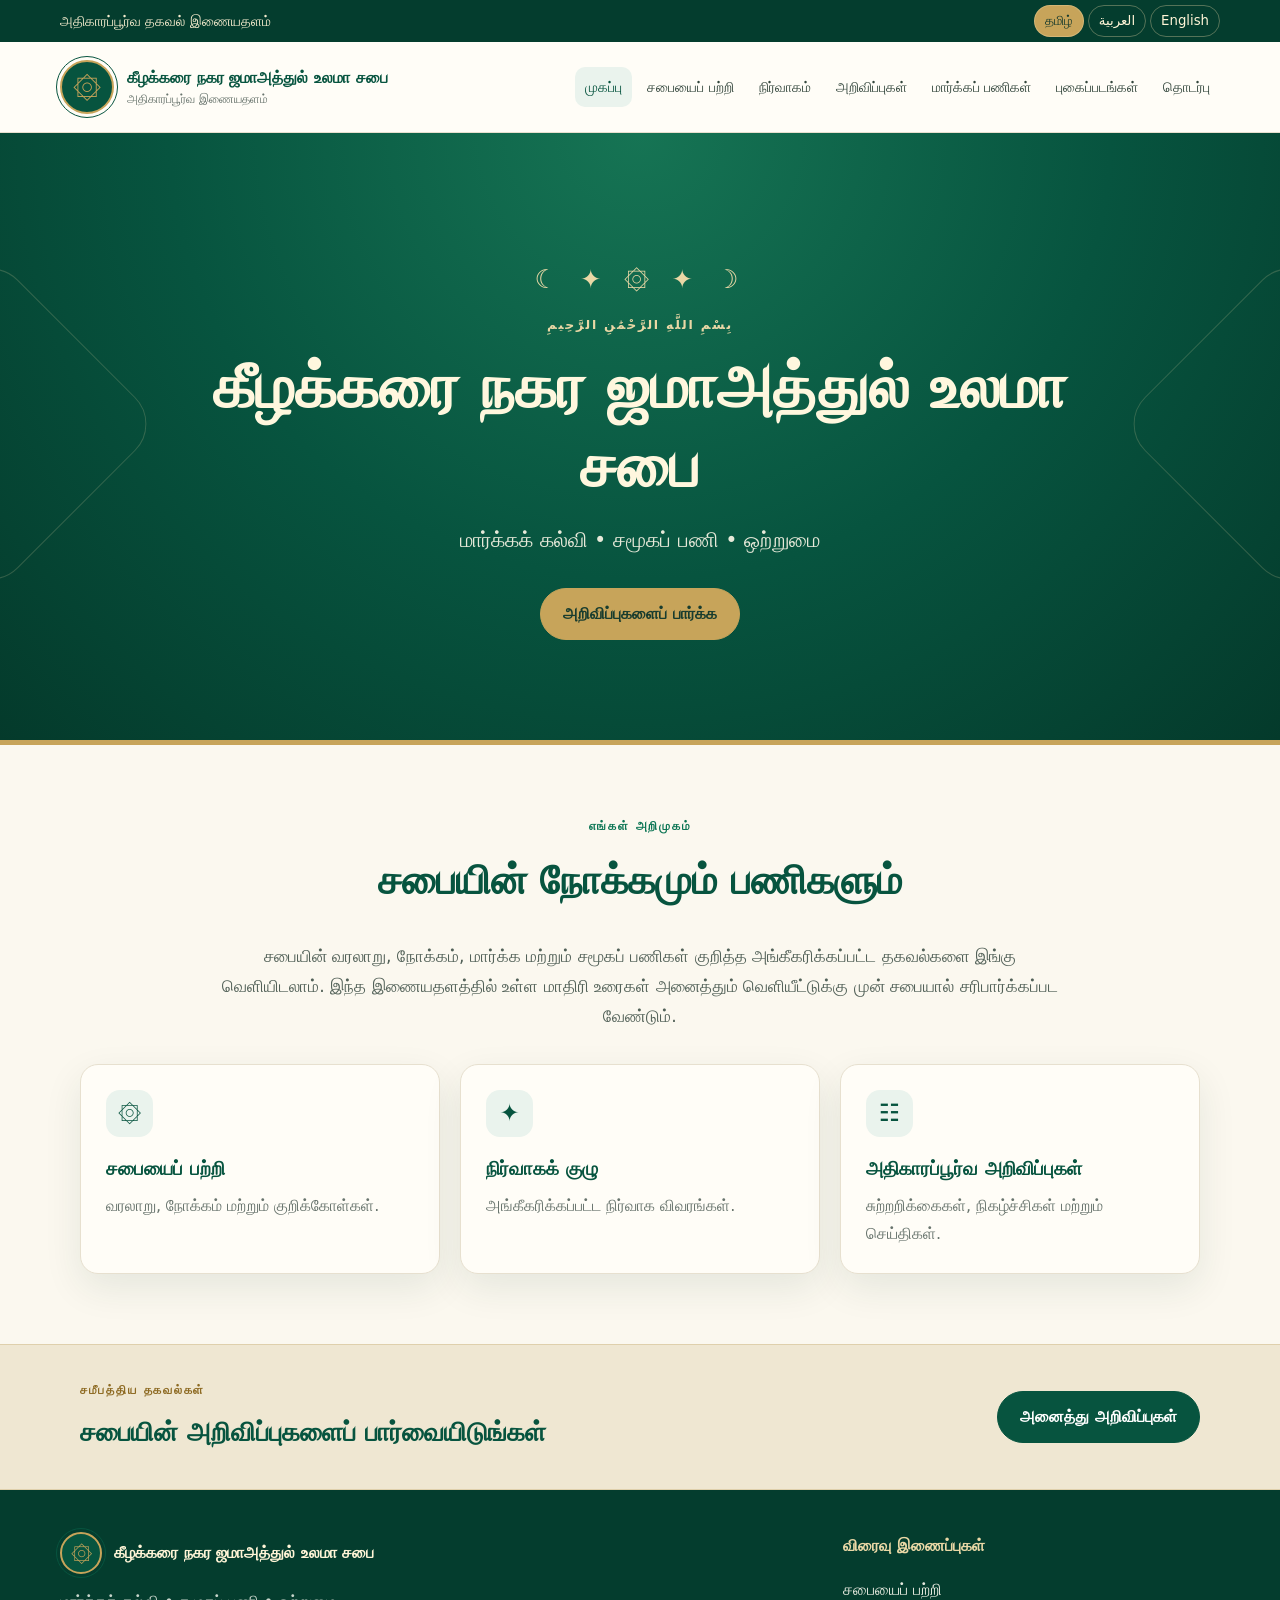
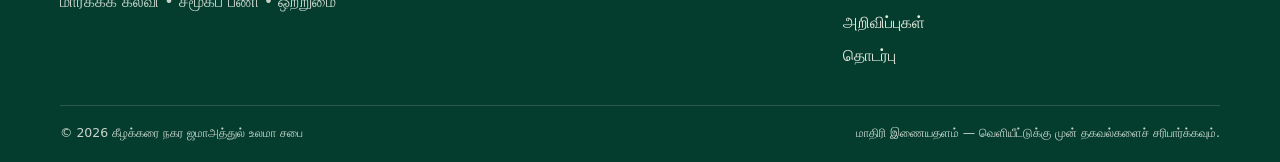
<file: index.html>
<!doctype html>
<html lang="ta" dir="ltr">
<head>
  <meta charset="utf-8">
  <meta name="viewport" content="width=device-width, initial-scale=1">
  <meta name="description" content="கீழக்கரை நகர ஜமாஅத்துல் உலமா சபையின் அதிகாரப்பூர்வ தகவல் இணையதளம்.">
  <meta name="theme-color" content="#07543f">
  <title>முகப்பு | கீழக்கரை நகர ஜமாஅத்துல் உலமா சபை</title>
  <link rel="stylesheet" href="assets/style.css">
  <script src="assets/site.js" defer></script>
</head>
<body data-current-page="home">
  <div class="topline"><div class="container topline-inner"><span data-ta="அதிகாரப்பூர்வ தகவல் இணையதளம்" data-en="Official information website" data-ar="الموقع الرسمي للمعلومات">அதிகாரப்பூர்வ தகவல் இணையதளம்</span><div class="language-switch" aria-label="Language selector"><button data-language="ta" aria-pressed="true">தமிழ்</button><button data-language="ar" aria-pressed="false">العربية</button><button data-language="en" aria-pressed="false">English</button></div></div></div>
  <header class="site-header"><div class="container header-inner">
    <a class="brand" href="index.html" aria-label="Home"><div class="brand-mark" aria-hidden="true">۞</div><div class="brand-text"><strong data-ta="கீழக்கரை நகர ஜமாஅத்துல் உலமா சபை" data-en="Kilakarai Town Jamaathul Ulama Sabha" data-ar="مجلس علماء جماعة كيلكاراي المدينة">கீழக்கரை நகர ஜமாஅத்துல் உலமா சபை</strong><span data-ta="அதிகாரப்பூர்வ இணையதளம்" data-en="Official Website" data-ar="الموقع الرسمي">அதிகாரப்பூர்வ இணையதளம்</span></div></a>
    <button class="menu-toggle" aria-expanded="false" aria-controls="mainNav" aria-label="Toggle navigation">☰</button>
    <nav id="mainNav" class="main-nav"><a href="index.html" data-page="home" data-ta="முகப்பு" data-en="Home" data-ar="الرئيسية">முகப்பு</a>
<a href="about.html" data-page="about" data-ta="சபையைப் பற்றி" data-en="About" data-ar="عن المجلس">சபையைப் பற்றி</a>
<a href="administration.html" data-page="administration" data-ta="நிர்வாகம்" data-en="Administration" data-ar="الإدارة">நிர்வாகம்</a>
<a href="announcements.html" data-page="announcements" data-ta="அறிவிப்புகள்" data-en="Announcements" data-ar="الإعلانات">அறிவிப்புகள்</a>
<a href="activities.html" data-page="activities" data-ta="மார்க்கப் பணிகள்" data-en="Our Work" data-ar="الأنشطة">மார்க்கப் பணிகள்</a>
<a href="gallery.html" data-page="gallery" data-ta="புகைப்படங்கள்" data-en="Gallery" data-ar="المعرض">புகைப்படங்கள்</a>
<a href="contact.html" data-page="contact" data-ta="தொடர்பு" data-en="Contact" data-ar="اتصل بنا">தொடர்பு</a></nav>
  </div></header>
  <main>
<section class="hero">
  <div class="hero-ornament" aria-hidden="true">☾ ✦ ۞ ✦ ☽</div>
  <p class="eyebrow" data-ta="بِسْمِ اللَّهِ الرَّحْمَٰنِ الرَّحِيمِ" data-en="بِسْمِ اللَّهِ الرَّحْمَٰنِ الرَّحِيمِ" data-ar="بِسْمِ اللَّهِ الرَّحْمَٰنِ الرَّحِيمِ">بِسْمِ اللَّهِ الرَّحْمَٰنِ الرَّحِيمِ</p>
  <h1 data-ta="கீழக்கரை நகர ஜமாஅத்துல் உலமா சபை" data-en="Kilakarai Town Jamaathul Ulama Sabha" data-ar="مجلس علماء جماعة كيلكاراي المدينة">கீழக்கரை நகர ஜமாஅத்துல் உலமா சபை</h1>
  <p class="hero-copy" data-ta="மார்க்கக் கல்வி • சமூகப் பணி • ஒற்றுமை" data-en="Religious Learning • Community Service • Unity" data-ar="التعليم الديني • خدمة المجتمع • الوحدة">மார்க்கக் கல்வி • சமூகப் பணி • ஒற்றுமை</p>
  <a class="button" href="announcements.html" data-ta="அறிவிப்புகளைப் பார்க்க" data-en="View announcements" data-ar="عرض الإعلانات">அறிவிப்புகளைப் பார்க்க</a>
</section>
<section class="section">
  <div class="section-heading"><p class="eyebrow" data-ta="எங்கள் அறிமுகம்" data-en="WHO WE ARE" data-ar="من نحن">எங்கள் அறிமுகம்</p><h2 data-ta="சபையின் நோக்கமும் பணிகளும்" data-en="Our Purpose & Work" data-ar="رسالتنا وأعمالنا">சபையின் நோக்கமும் பணிகளும்</h2></div>
  <p class="lead" data-ta="சபையின் வரலாறு, நோக்கம், மார்க்க மற்றும் சமூகப் பணிகள் குறித்த அங்கீகரிக்கப்பட்ட தகவல்களை இங்கு வெளியிடலாம். இந்த இணையதளத்தில் உள்ள மாதிரி உரைகள் அனைத்தும் வெளியீட்டுக்கு முன் சபையால் சரிபார்க்கப்பட வேண்டும்." data-en="Use this space for approved information about the Sabha’s history, mission, religious learning and community work. All sample content on this starter website must be reviewed by the Sabha before publication." data-ar="يمكن هنا نشر معلومات معتمدة عن تاريخ المجلس ورسالته وأعماله الدينية والمجتمعية. يجب مراجعة جميع النصوص النموذجية من قبل المجلس قبل النشر.">சபையின் வரலாறு, நோக்கம், மார்க்க மற்றும் சமூகப் பணிகள் குறித்த அங்கீகரிக்கப்பட்ட தகவல்களை இங்கு வெளியிடலாம். இந்த இணையதளத்தில் உள்ள மாதிரி உரைகள் அனைத்தும் வெளியீட்டுக்கு முன் சபையால் சரிபார்க்கப்பட வேண்டும்.</p>
  <div class="card-grid">
    <a class="info-card" href="about.html"><span class="card-icon">۞</span><h3 data-ta="சபையைப் பற்றி" data-en="About the Sabha" data-ar="عن المجلس">சபையைப் பற்றி</h3><p data-ta="வரலாறு, நோக்கம் மற்றும் குறிக்கோள்கள்." data-en="History, mission and objectives." data-ar="التاريخ والرسالة والأهداف.">வரலாறு, நோக்கம் மற்றும் குறிக்கோள்கள்.</p></a>
    <a class="info-card" href="administration.html"><span class="card-icon">✦</span><h3 data-ta="நிர்வாகக் குழு" data-en="Administration" data-ar="الإدارة">நிர்வாகக் குழு</h3><p data-ta="அங்கீகரிக்கப்பட்ட நிர்வாக விவரங்கள்." data-en="Approved office-bearer information." data-ar="معلومات المسؤولين المعتمدة.">அங்கீகரிக்கப்பட்ட நிர்வாக விவரங்கள்.</p></a>
    <a class="info-card" href="announcements.html"><span class="card-icon">☷</span><h3 data-ta="அதிகாரப்பூர்வ அறிவிப்புகள்" data-en="Official Announcements" data-ar="الإعلانات الرسمية">அதிகாரப்பூர்வ அறிவிப்புகள்</h3><p data-ta="சுற்றறிக்கைகள், நிகழ்ச்சிகள் மற்றும் செய்திகள்." data-en="Circulars, events and news." data-ar="التعاميم والفعاليات والأخبار.">சுற்றறிக்கைகள், நிகழ்ச்சிகள் மற்றும் செய்திகள்.</p></a>
  </div>
</section>
<section class="notice-band"><div><p class="eyebrow" data-ta="சமீபத்திய தகவல்கள்" data-en="LATEST UPDATES" data-ar="آخر التحديثات">சமீபத்திய தகவல்கள்</p><h2 data-ta="சபையின் அறிவிப்புகளைப் பார்வையிடுங்கள்" data-en="Stay informed with Sabha announcements" data-ar="تابعوا إعلانات المجلس">சபையின் அறிவிப்புகளைப் பார்வையிடுங்கள்</h2></div><a class="button button-light" href="announcements.html" data-ta="அனைத்து அறிவிப்புகள்" data-en="All announcements" data-ar="جميع الإعلانات">அனைத்து அறிவிப்புகள்</a></section>
</main>
  <footer class="site-footer"><div class="container footer-grid"><div><div class="footer-brand"><span class="brand-mark">۞</span><strong data-ta="கீழக்கரை நகர ஜமாஅத்துல் உலமா சபை" data-en="Kilakarai Town Jamaathul Ulama Sabha" data-ar="مجلس علماء جماعة كيلكاراي المدينة">கீழக்கரை நகர ஜமாஅத்துல் உலமா சபை</strong></div><p data-ta="மார்க்கக் கல்வி • சமூகப் பணி • ஒற்றுமை" data-en="Religious Learning • Community Service • Unity" data-ar="التعليم الديني • خدمة المجتمع • الوحدة">மார்க்கக் கல்வி • சமூகப் பணி • ஒற்றுமை</p></div><div><h3 data-ta="விரைவு இணைப்புகள்" data-en="Quick links" data-ar="روابط سريعة">விரைவு இணைப்புகள்</h3><a href="about.html" data-ta="சபையைப் பற்றி" data-en="About" data-ar="عن المجلس">சபையைப் பற்றி</a><a href="announcements.html" data-ta="அறிவிப்புகள்" data-en="Announcements" data-ar="الإعلانات">அறிவிப்புகள்</a><a href="contact.html" data-ta="தொடர்பு" data-en="Contact" data-ar="اتصل بنا">தொடர்பு</a></div></div><div class="container footer-bottom"><span>© <span id="year"></span> <span data-ta="கீழக்கரை நகர ஜமாஅத்துல் உலமா சபை" data-en="Kilakarai Town Jamaathul Ulama Sabha" data-ar="مجلس علماء جماعة كيلكاراي المدينة">கீழக்கரை நகர ஜமாஅத்துல் உலமா சபை</span></span><span data-ta="மாதிரி இணையதளம் — வெளியீட்டுக்கு முன் தகவல்களைச் சரிபார்க்கவும்." data-en="Starter website — verify content before publishing." data-ar="موقع أولي — تحققوا من المحتوى قبل النشر.">மாதிரி இணையதளம் — வெளியீட்டுக்கு முன் தகவல்களைச் சரிபார்க்கவும்.</span></div></footer>
</body></html>
</file>
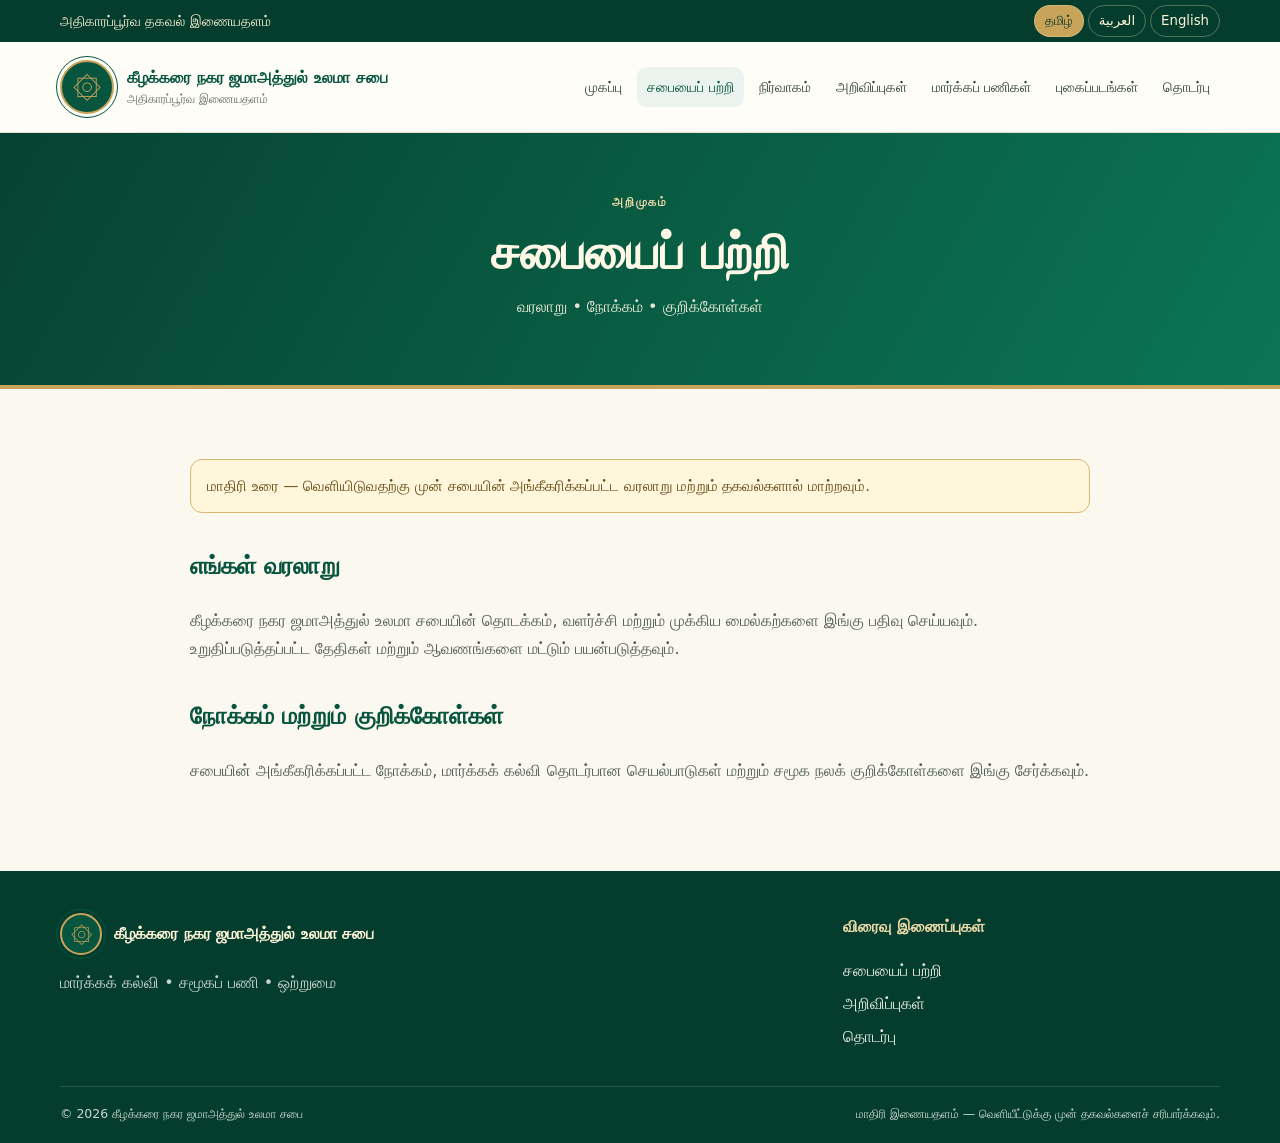
<file: about.html>
<!doctype html>
<html lang="ta" dir="ltr">
<head>
  <meta charset="utf-8">
  <meta name="viewport" content="width=device-width, initial-scale=1">
  <meta name="description" content="கீழக்கரை நகர ஜமாஅத்துல் உலமா சபையின் அதிகாரப்பூர்வ தகவல் இணையதளம்.">
  <meta name="theme-color" content="#07543f">
  <title>சபையைப் பற்றி | கீழக்கரை நகர ஜமாஅத்துல் உலமா சபை</title>
  <link rel="stylesheet" href="assets/style.css">
  <script src="assets/site.js" defer></script>
</head>
<body data-current-page="about">
  <div class="topline"><div class="container topline-inner"><span data-ta="அதிகாரப்பூர்வ தகவல் இணையதளம்" data-en="Official information website" data-ar="الموقع الرسمي للمعلومات">அதிகாரப்பூர்வ தகவல் இணையதளம்</span><div class="language-switch" aria-label="Language selector"><button data-language="ta" aria-pressed="true">தமிழ்</button><button data-language="ar" aria-pressed="false">العربية</button><button data-language="en" aria-pressed="false">English</button></div></div></div>
  <header class="site-header"><div class="container header-inner">
    <a class="brand" href="index.html" aria-label="Home"><div class="brand-mark" aria-hidden="true">۞</div><div class="brand-text"><strong data-ta="கீழக்கரை நகர ஜமாஅத்துல் உலமா சபை" data-en="Kilakarai Town Jamaathul Ulama Sabha" data-ar="مجلس علماء جماعة كيلكاراي المدينة">கீழக்கரை நகர ஜமாஅத்துல் உலமா சபை</strong><span data-ta="அதிகாரப்பூர்வ இணையதளம்" data-en="Official Website" data-ar="الموقع الرسمي">அதிகாரப்பூர்வ இணையதளம்</span></div></a>
    <button class="menu-toggle" aria-expanded="false" aria-controls="mainNav" aria-label="Toggle navigation">☰</button>
    <nav id="mainNav" class="main-nav"><a href="index.html" data-page="home" data-ta="முகப்பு" data-en="Home" data-ar="الرئيسية">முகப்பு</a>
<a href="about.html" data-page="about" data-ta="சபையைப் பற்றி" data-en="About" data-ar="عن المجلس">சபையைப் பற்றி</a>
<a href="administration.html" data-page="administration" data-ta="நிர்வாகம்" data-en="Administration" data-ar="الإدارة">நிர்வாகம்</a>
<a href="announcements.html" data-page="announcements" data-ta="அறிவிப்புகள்" data-en="Announcements" data-ar="الإعلانات">அறிவிப்புகள்</a>
<a href="activities.html" data-page="activities" data-ta="மார்க்கப் பணிகள்" data-en="Our Work" data-ar="الأنشطة">மார்க்கப் பணிகள்</a>
<a href="gallery.html" data-page="gallery" data-ta="புகைப்படங்கள்" data-en="Gallery" data-ar="المعرض">புகைப்படங்கள்</a>
<a href="contact.html" data-page="contact" data-ta="தொடர்பு" data-en="Contact" data-ar="اتصل بنا">தொடர்பு</a></nav>
  </div></header>
  <main>
<section class="page-hero"><p class="eyebrow" data-ta="அறிமுகம்" data-en="INTRODUCTION" data-ar="مقدمة">அறிமுகம்</p><h1 data-ta="சபையைப் பற்றி" data-en="About the Sabha" data-ar="عن المجلس">சபையைப் பற்றி</h1><p data-ta="வரலாறு • நோக்கம் • குறிக்கோள்கள்" data-en="History • Mission • Objectives" data-ar="التاريخ • الرسالة • الأهداف">வரலாறு • நோக்கம் • குறிக்கோள்கள்</p></section>
<section class="section prose"><div class="sample-alert" data-ta="மாதிரி உரை — வெளியிடுவதற்கு முன் சபையின் அங்கீகரிக்கப்பட்ட வரலாறு மற்றும் தகவல்களால் மாற்றவும்." data-en="SAMPLE TEXT — Replace with the Sabha’s approved history and information before publishing." data-ar="نص نموذجي — يُرجى استبداله بتاريخ ومعلومات معتمدة من المجلس قبل النشر.">மாதிரி உரை — வெளியிடுவதற்கு முன் சபையின் அங்கீகரிக்கப்பட்ட வரலாறு மற்றும் தகவல்களால் மாற்றவும்.</div>
<h2 data-ta="எங்கள் வரலாறு" data-en="Our History" data-ar="تاريخنا">எங்கள் வரலாறு</h2><p data-ta="கீழக்கரை நகர ஜமாஅத்துல் உலமா சபையின் தொடக்கம், வளர்ச்சி மற்றும் முக்கிய மைல்கற்களை இங்கு பதிவு செய்யவும். உறுதிப்படுத்தப்பட்ட தேதிகள் மற்றும் ஆவணங்களை மட்டும் பயன்படுத்தவும்." data-en="Add the Sabha’s beginnings, development and key milestones here. Include only verified dates and documented facts." data-ar="أضيفوا هنا نشأة المجلس وتطوره وأبرز محطاته، مع استخدام التواريخ والحقائق الموثقة فقط.">கீழக்கரை நகர ஜமாஅத்துல் உலமா சபையின் தொடக்கம், வளர்ச்சி மற்றும் முக்கிய மைல்கற்களை இங்கு பதிவு செய்யவும். உறுதிப்படுத்தப்பட்ட தேதிகள் மற்றும் ஆவணங்களை மட்டும் பயன்படுத்தவும்.</p>
<h2 data-ta="நோக்கம் மற்றும் குறிக்கோள்கள்" data-en="Mission and Objectives" data-ar="الرسالة والأهداف">நோக்கம் மற்றும் குறிக்கோள்கள்</h2><p data-ta="சபையின் அங்கீகரிக்கப்பட்ட நோக்கம், மார்க்கக் கல்வி தொடர்பான செயல்பாடுகள் மற்றும் சமூக நலக் குறிக்கோள்களை இங்கு சேர்க்கவும்." data-en="Describe the Sabha’s approved mission, religious education activities and community objectives." data-ar="أضيفوا رسالة المجلس المعتمدة وأنشطته التعليمية الدينية وأهدافه المجتمعية.">சபையின் அங்கீகரிக்கப்பட்ட நோக்கம், மார்க்கக் கல்வி தொடர்பான செயல்பாடுகள் மற்றும் சமூக நலக் குறிக்கோள்களை இங்கு சேர்க்கவும்.</p>
</section>
</main>
  <footer class="site-footer"><div class="container footer-grid"><div><div class="footer-brand"><span class="brand-mark">۞</span><strong data-ta="கீழக்கரை நகர ஜமாஅத்துல் உலமா சபை" data-en="Kilakarai Town Jamaathul Ulama Sabha" data-ar="مجلس علماء جماعة كيلكاراي المدينة">கீழக்கரை நகர ஜமாஅத்துல் உலமா சபை</strong></div><p data-ta="மார்க்கக் கல்வி • சமூகப் பணி • ஒற்றுமை" data-en="Religious Learning • Community Service • Unity" data-ar="التعليم الديني • خدمة المجتمع • الوحدة">மார்க்கக் கல்வி • சமூகப் பணி • ஒற்றுமை</p></div><div><h3 data-ta="விரைவு இணைப்புகள்" data-en="Quick links" data-ar="روابط سريعة">விரைவு இணைப்புகள்</h3><a href="about.html" data-ta="சபையைப் பற்றி" data-en="About" data-ar="عن المجلس">சபையைப் பற்றி</a><a href="announcements.html" data-ta="அறிவிப்புகள்" data-en="Announcements" data-ar="الإعلانات">அறிவிப்புகள்</a><a href="contact.html" data-ta="தொடர்பு" data-en="Contact" data-ar="اتصل بنا">தொடர்பு</a></div></div><div class="container footer-bottom"><span>© <span id="year"></span> <span data-ta="கீழக்கரை நகர ஜமாஅத்துல் உலமா சபை" data-en="Kilakarai Town Jamaathul Ulama Sabha" data-ar="مجلس علماء جماعة كيلكاراي المدينة">கீழக்கரை நகர ஜமாஅத்துல் உலமா சபை</span></span><span data-ta="மாதிரி இணையதளம் — வெளியீட்டுக்கு முன் தகவல்களைச் சரிபார்க்கவும்." data-en="Starter website — verify content before publishing." data-ar="موقع أولي — تحققوا من المحتوى قبل النشر.">மாதிரி இணையதளம் — வெளியீட்டுக்கு முன் தகவல்களைச் சரிபார்க்கவும்.</span></div></footer>
</body></html>
</file>
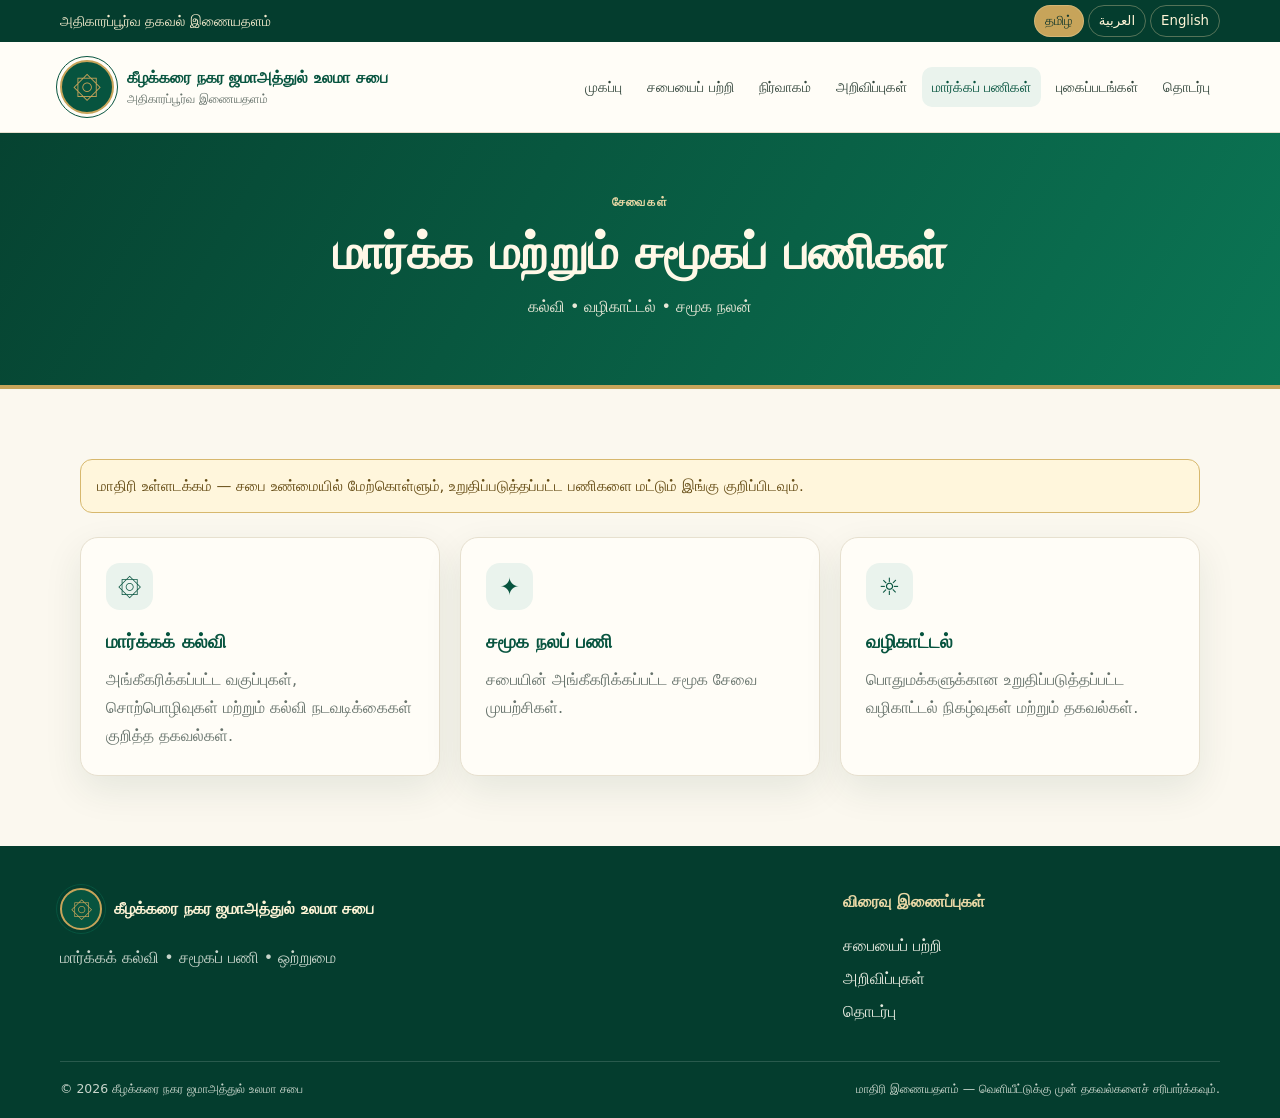
<file: activities.html>
<!doctype html>
<html lang="ta" dir="ltr">
<head>
  <meta charset="utf-8">
  <meta name="viewport" content="width=device-width, initial-scale=1">
  <meta name="description" content="கீழக்கரை நகர ஜமாஅத்துல் உலமா சபையின் அதிகாரப்பூர்வ தகவல் இணையதளம்.">
  <meta name="theme-color" content="#07543f">
  <title>மார்க்கப் பணிகள் | கீழக்கரை நகர ஜமாஅத்துல் உலமா சபை</title>
  <link rel="stylesheet" href="assets/style.css">
  <script src="assets/site.js" defer></script>
</head>
<body data-current-page="activities">
  <div class="topline"><div class="container topline-inner"><span data-ta="அதிகாரப்பூர்வ தகவல் இணையதளம்" data-en="Official information website" data-ar="الموقع الرسمي للمعلومات">அதிகாரப்பூர்வ தகவல் இணையதளம்</span><div class="language-switch" aria-label="Language selector"><button data-language="ta" aria-pressed="true">தமிழ்</button><button data-language="ar" aria-pressed="false">العربية</button><button data-language="en" aria-pressed="false">English</button></div></div></div>
  <header class="site-header"><div class="container header-inner">
    <a class="brand" href="index.html" aria-label="Home"><div class="brand-mark" aria-hidden="true">۞</div><div class="brand-text"><strong data-ta="கீழக்கரை நகர ஜமாஅத்துல் உலமா சபை" data-en="Kilakarai Town Jamaathul Ulama Sabha" data-ar="مجلس علماء جماعة كيلكاراي المدينة">கீழக்கரை நகர ஜமாஅத்துல் உலமா சபை</strong><span data-ta="அதிகாரப்பூர்வ இணையதளம்" data-en="Official Website" data-ar="الموقع الرسمي">அதிகாரப்பூர்வ இணையதளம்</span></div></a>
    <button class="menu-toggle" aria-expanded="false" aria-controls="mainNav" aria-label="Toggle navigation">☰</button>
    <nav id="mainNav" class="main-nav"><a href="index.html" data-page="home" data-ta="முகப்பு" data-en="Home" data-ar="الرئيسية">முகப்பு</a>
<a href="about.html" data-page="about" data-ta="சபையைப் பற்றி" data-en="About" data-ar="عن المجلس">சபையைப் பற்றி</a>
<a href="administration.html" data-page="administration" data-ta="நிர்வாகம்" data-en="Administration" data-ar="الإدارة">நிர்வாகம்</a>
<a href="announcements.html" data-page="announcements" data-ta="அறிவிப்புகள்" data-en="Announcements" data-ar="الإعلانات">அறிவிப்புகள்</a>
<a href="activities.html" data-page="activities" data-ta="மார்க்கப் பணிகள்" data-en="Our Work" data-ar="الأنشطة">மார்க்கப் பணிகள்</a>
<a href="gallery.html" data-page="gallery" data-ta="புகைப்படங்கள்" data-en="Gallery" data-ar="المعرض">புகைப்படங்கள்</a>
<a href="contact.html" data-page="contact" data-ta="தொடர்பு" data-en="Contact" data-ar="اتصل بنا">தொடர்பு</a></nav>
  </div></header>
  <main>
<section class="page-hero"><p class="eyebrow" data-ta="சேவைகள்" data-en="OUR WORK" data-ar="أعمالنا">சேவைகள்</p><h1 data-ta="மார்க்க மற்றும் சமூகப் பணிகள்" data-en="Religious & Community Work" data-ar="الأنشطة الدعوية والمجتمعية">மார்க்க மற்றும் சமூகப் பணிகள்</h1><p data-ta="கல்வி • வழிகாட்டல் • சமூக நலன்" data-en="Learning • Guidance • Community welfare" data-ar="التعليم • التوجيه • رعاية المجتمع">கல்வி • வழிகாட்டல் • சமூக நலன்</p></section>
<section class="section"><div class="sample-alert" data-ta="மாதிரி உள்ளடக்கம் — சபை உண்மையில் மேற்கொள்ளும், உறுதிப்படுத்தப்பட்ட பணிகளை மட்டும் இங்கு குறிப்பிடவும்." data-en="SAMPLE CONTENT — List only activities that the Sabha actually conducts and has verified." data-ar="محتوى نموذجي — اذكروا فقط الأنشطة التي يقوم بها المجلس فعليًا وتم التحقق منها.">மாதிரி உள்ளடக்கம் — சபை உண்மையில் மேற்கொள்ளும், உறுதிப்படுத்தப்பட்ட பணிகளை மட்டும் இங்கு குறிப்பிடவும்.</div>
<div class="card-grid"><article class="info-card"><span class="card-icon">۞</span><h3 data-ta="மார்க்கக் கல்வி" data-en="Religious learning" data-ar="التعليم الديني">மார்க்கக் கல்வி</h3><p data-ta="அங்கீகரிக்கப்பட்ட வகுப்புகள், சொற்பொழிவுகள் மற்றும் கல்வி நடவடிக்கைகள் குறித்த தகவல்கள்." data-en="Information about approved classes, talks and educational activities." data-ar="معلومات عن الدروس والمحاضرات والأنشطة التعليمية المعتمدة.">அங்கீகரிக்கப்பட்ட வகுப்புகள், சொற்பொழிவுகள் மற்றும் கல்வி நடவடிக்கைகள் குறித்த தகவல்கள்.</p></article>
<article class="info-card"><span class="card-icon">✦</span><h3 data-ta="சமூக நலப் பணி" data-en="Community welfare" data-ar="خدمة المجتمع">சமூக நலப் பணி</h3><p data-ta="சபையின் அங்கீகரிக்கப்பட்ட சமூக சேவை முயற்சிகள்." data-en="Approved community-service initiatives of the Sabha." data-ar="مبادرات خدمة المجتمع المعتمدة لدى المجلس.">சபையின் அங்கீகரிக்கப்பட்ட சமூக சேவை முயற்சிகள்.</p></article>
<article class="info-card"><span class="card-icon">☼</span><h3 data-ta="வழிகாட்டல்" data-en="Guidance" data-ar="الإرشاد">வழிகாட்டல்</h3><p data-ta="பொதுமக்களுக்கான உறுதிப்படுத்தப்பட்ட வழிகாட்டல் நிகழ்வுகள் மற்றும் தகவல்கள்." data-en="Verified guidance events and information for the public." data-ar="فعاليات ومعلومات إرشادية موثقة للجمهور.">பொதுமக்களுக்கான உறுதிப்படுத்தப்பட்ட வழிகாட்டல் நிகழ்வுகள் மற்றும் தகவல்கள்.</p></article></div></section>
</main>
  <footer class="site-footer"><div class="container footer-grid"><div><div class="footer-brand"><span class="brand-mark">۞</span><strong data-ta="கீழக்கரை நகர ஜமாஅத்துல் உலமா சபை" data-en="Kilakarai Town Jamaathul Ulama Sabha" data-ar="مجلس علماء جماعة كيلكاراي المدينة">கீழக்கரை நகர ஜமாஅத்துல் உலமா சபை</strong></div><p data-ta="மார்க்கக் கல்வி • சமூகப் பணி • ஒற்றுமை" data-en="Religious Learning • Community Service • Unity" data-ar="التعليم الديني • خدمة المجتمع • الوحدة">மார்க்கக் கல்வி • சமூகப் பணி • ஒற்றுமை</p></div><div><h3 data-ta="விரைவு இணைப்புகள்" data-en="Quick links" data-ar="روابط سريعة">விரைவு இணைப்புகள்</h3><a href="about.html" data-ta="சபையைப் பற்றி" data-en="About" data-ar="عن المجلس">சபையைப் பற்றி</a><a href="announcements.html" data-ta="அறிவிப்புகள்" data-en="Announcements" data-ar="الإعلانات">அறிவிப்புகள்</a><a href="contact.html" data-ta="தொடர்பு" data-en="Contact" data-ar="اتصل بنا">தொடர்பு</a></div></div><div class="container footer-bottom"><span>© <span id="year"></span> <span data-ta="கீழக்கரை நகர ஜமாஅத்துல் உலமா சபை" data-en="Kilakarai Town Jamaathul Ulama Sabha" data-ar="مجلس علماء جماعة كيلكاراي المدينة">கீழக்கரை நகர ஜமாஅத்துல் உலமா சபை</span></span><span data-ta="மாதிரி இணையதளம் — வெளியீட்டுக்கு முன் தகவல்களைச் சரிபார்க்கவும்." data-en="Starter website — verify content before publishing." data-ar="موقع أولي — تحققوا من المحتوى قبل النشر.">மாதிரி இணையதளம் — வெளியீட்டுக்கு முன் தகவல்களைச் சரிபார்க்கவும்.</span></div></footer>
</body></html>
</file>
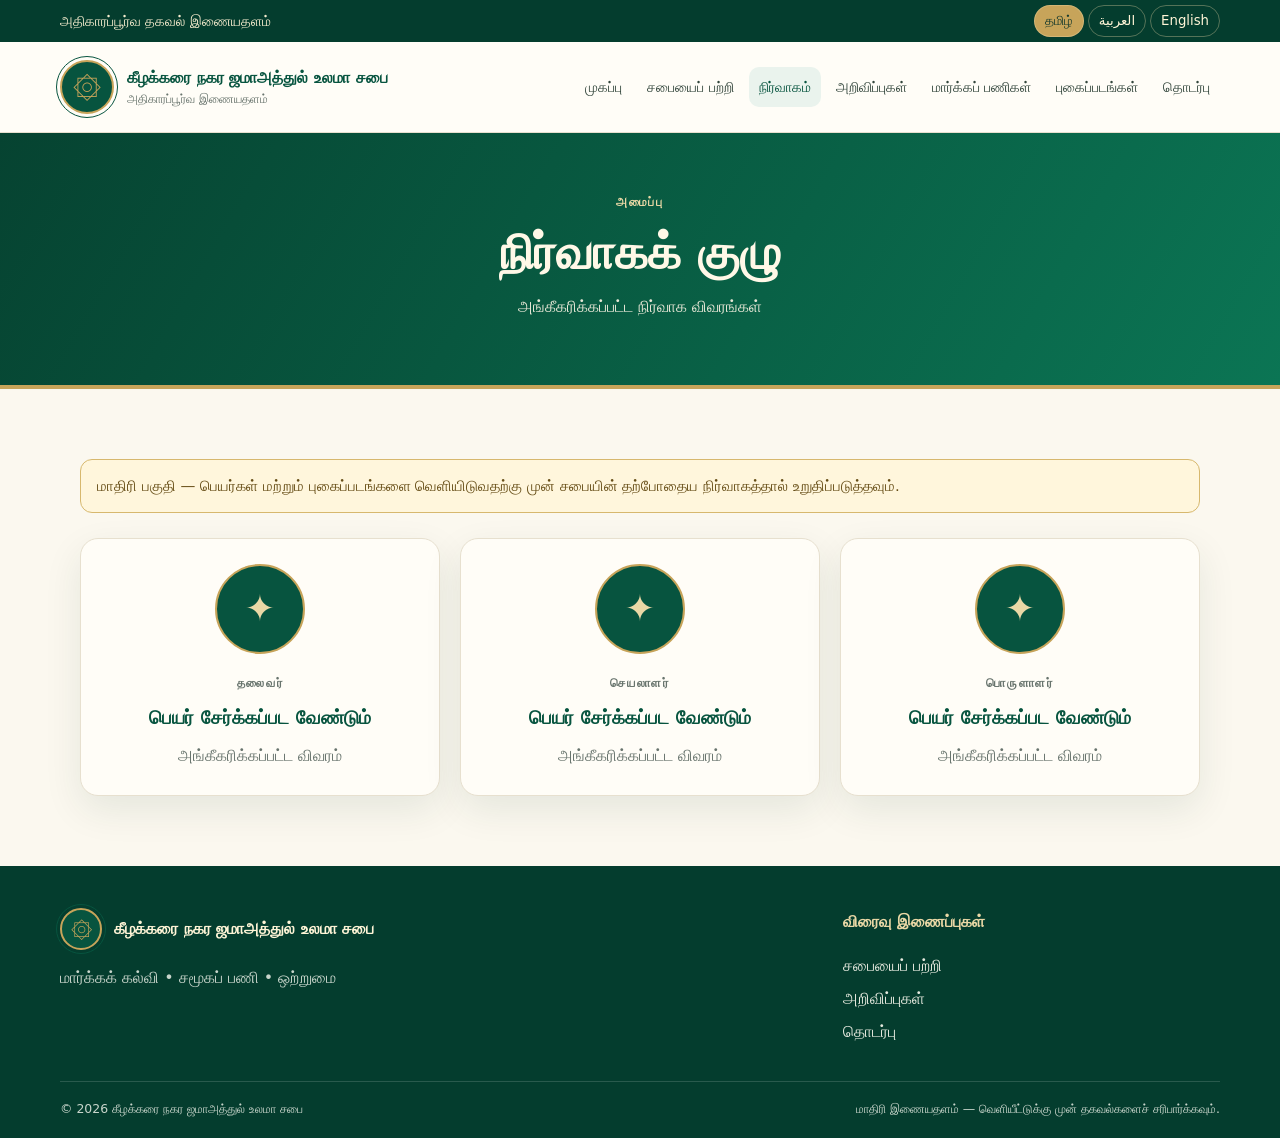
<file: administration.html>
<!doctype html>
<html lang="ta" dir="ltr">
<head>
  <meta charset="utf-8">
  <meta name="viewport" content="width=device-width, initial-scale=1">
  <meta name="description" content="கீழக்கரை நகர ஜமாஅத்துல் உலமா சபையின் அதிகாரப்பூர்வ தகவல் இணையதளம்.">
  <meta name="theme-color" content="#07543f">
  <title>நிர்வாகம் | கீழக்கரை நகர ஜமாஅத்துல் உலமா சபை</title>
  <link rel="stylesheet" href="assets/style.css">
  <script src="assets/site.js" defer></script>
</head>
<body data-current-page="administration">
  <div class="topline"><div class="container topline-inner"><span data-ta="அதிகாரப்பூர்வ தகவல் இணையதளம்" data-en="Official information website" data-ar="الموقع الرسمي للمعلومات">அதிகாரப்பூர்வ தகவல் இணையதளம்</span><div class="language-switch" aria-label="Language selector"><button data-language="ta" aria-pressed="true">தமிழ்</button><button data-language="ar" aria-pressed="false">العربية</button><button data-language="en" aria-pressed="false">English</button></div></div></div>
  <header class="site-header"><div class="container header-inner">
    <a class="brand" href="index.html" aria-label="Home"><div class="brand-mark" aria-hidden="true">۞</div><div class="brand-text"><strong data-ta="கீழக்கரை நகர ஜமாஅத்துல் உலமா சபை" data-en="Kilakarai Town Jamaathul Ulama Sabha" data-ar="مجلس علماء جماعة كيلكاراي المدينة">கீழக்கரை நகர ஜமாஅத்துல் உலமா சபை</strong><span data-ta="அதிகாரப்பூர்வ இணையதளம்" data-en="Official Website" data-ar="الموقع الرسمي">அதிகாரப்பூர்வ இணையதளம்</span></div></a>
    <button class="menu-toggle" aria-expanded="false" aria-controls="mainNav" aria-label="Toggle navigation">☰</button>
    <nav id="mainNav" class="main-nav"><a href="index.html" data-page="home" data-ta="முகப்பு" data-en="Home" data-ar="الرئيسية">முகப்பு</a>
<a href="about.html" data-page="about" data-ta="சபையைப் பற்றி" data-en="About" data-ar="عن المجلس">சபையைப் பற்றி</a>
<a href="administration.html" data-page="administration" data-ta="நிர்வாகம்" data-en="Administration" data-ar="الإدارة">நிர்வாகம்</a>
<a href="announcements.html" data-page="announcements" data-ta="அறிவிப்புகள்" data-en="Announcements" data-ar="الإعلانات">அறிவிப்புகள்</a>
<a href="activities.html" data-page="activities" data-ta="மார்க்கப் பணிகள்" data-en="Our Work" data-ar="الأنشطة">மார்க்கப் பணிகள்</a>
<a href="gallery.html" data-page="gallery" data-ta="புகைப்படங்கள்" data-en="Gallery" data-ar="المعرض">புகைப்படங்கள்</a>
<a href="contact.html" data-page="contact" data-ta="தொடர்பு" data-en="Contact" data-ar="اتصل بنا">தொடர்பு</a></nav>
  </div></header>
  <main>
<section class="page-hero"><p class="eyebrow" data-ta="அமைப்பு" data-en="ORGANIZATION" data-ar="الهيكل التنظيمي">அமைப்பு</p><h1 data-ta="நிர்வாகக் குழு" data-en="Administration" data-ar="الإدارة">நிர்வாகக் குழு</h1><p data-ta="அங்கீகரிக்கப்பட்ட நிர்வாக விவரங்கள்" data-en="Approved office-bearer information" data-ar="معلومات المسؤولين المعتمدة">அங்கீகரிக்கப்பட்ட நிர்வாக விவரங்கள்</p></section>
<section class="section"><div class="sample-alert" data-ta="மாதிரி பகுதி — பெயர்கள் மற்றும் புகைப்படங்களை வெளியிடுவதற்கு முன் சபையின் தற்போதைய நிர்வாகத்தால் உறுதிப்படுத்தவும்." data-en="SAMPLE SECTION — Confirm current names and photos with the Sabha before publishing." data-ar="قسم نموذجي — يرجى تأكيد الأسماء والصور مع إدارة المجلس الحالية قبل النشر.">மாதிரி பகுதி — பெயர்கள் மற்றும் புகைப்படங்களை வெளியிடுவதற்கு முன் சபையின் தற்போதைய நிர்வாகத்தால் உறுதிப்படுத்தவும்.</div>
<div class="card-grid leaders">
<article class="leader-card"><div class="leader-avatar">✦</div><p class="eyebrow" data-ta="தலைவர்" data-en="President" data-ar="الرئيس">தலைவர்</p><h3 data-ta="பெயர் சேர்க்கப்பட வேண்டும்" data-en="Name to be added" data-ar="يُضاف الاسم هنا">பெயர் சேர்க்கப்பட வேண்டும்</h3><p data-ta="அங்கீகரிக்கப்பட்ட விவரம்" data-en="Approved profile details" data-ar="تفاصيل معتمدة">அங்கீகரிக்கப்பட்ட விவரம்</p></article>
<article class="leader-card"><div class="leader-avatar">✦</div><p class="eyebrow" data-ta="செயலாளர்" data-en="Secretary" data-ar="الأمين">செயலாளர்</p><h3 data-ta="பெயர் சேர்க்கப்பட வேண்டும்" data-en="Name to be added" data-ar="يُضاف الاسم هنا">பெயர் சேர்க்கப்பட வேண்டும்</h3><p data-ta="அங்கீகரிக்கப்பட்ட விவரம்" data-en="Approved profile details" data-ar="تفاصيل معتمدة">அங்கீகரிக்கப்பட்ட விவரம்</p></article>
<article class="leader-card"><div class="leader-avatar">✦</div><p class="eyebrow" data-ta="பொருளாளர்" data-en="Treasurer" data-ar="أمين الصندوق">பொருளாளர்</p><h3 data-ta="பெயர் சேர்க்கப்பட வேண்டும்" data-en="Name to be added" data-ar="يُضاف الاسم هنا">பெயர் சேர்க்கப்பட வேண்டும்</h3><p data-ta="அங்கீகரிக்கப்பட்ட விவரம்" data-en="Approved profile details" data-ar="تفاصيل معتمدة">அங்கீகரிக்கப்பட்ட விவரம்</p></article>
</div></section>
</main>
  <footer class="site-footer"><div class="container footer-grid"><div><div class="footer-brand"><span class="brand-mark">۞</span><strong data-ta="கீழக்கரை நகர ஜமாஅத்துல் உலமா சபை" data-en="Kilakarai Town Jamaathul Ulama Sabha" data-ar="مجلس علماء جماعة كيلكاراي المدينة">கீழக்கரை நகர ஜமாஅத்துல் உலமா சபை</strong></div><p data-ta="மார்க்கக் கல்வி • சமூகப் பணி • ஒற்றுமை" data-en="Religious Learning • Community Service • Unity" data-ar="التعليم الديني • خدمة المجتمع • الوحدة">மார்க்கக் கல்வி • சமூகப் பணி • ஒற்றுமை</p></div><div><h3 data-ta="விரைவு இணைப்புகள்" data-en="Quick links" data-ar="روابط سريعة">விரைவு இணைப்புகள்</h3><a href="about.html" data-ta="சபையைப் பற்றி" data-en="About" data-ar="عن المجلس">சபையைப் பற்றி</a><a href="announcements.html" data-ta="அறிவிப்புகள்" data-en="Announcements" data-ar="الإعلانات">அறிவிப்புகள்</a><a href="contact.html" data-ta="தொடர்பு" data-en="Contact" data-ar="اتصل بنا">தொடர்பு</a></div></div><div class="container footer-bottom"><span>© <span id="year"></span> <span data-ta="கீழக்கரை நகர ஜமாஅத்துல் உலமா சபை" data-en="Kilakarai Town Jamaathul Ulama Sabha" data-ar="مجلس علماء جماعة كيلكاراي المدينة">கீழக்கரை நகர ஜமாஅத்துல் உலமா சபை</span></span><span data-ta="மாதிரி இணையதளம் — வெளியீட்டுக்கு முன் தகவல்களைச் சரிபார்க்கவும்." data-en="Starter website — verify content before publishing." data-ar="موقع أولي — تحققوا من المحتوى قبل النشر.">மாதிரி இணையதளம் — வெளியீட்டுக்கு முன் தகவல்களைச் சரிபார்க்கவும்.</span></div></footer>
</body></html>
</file>
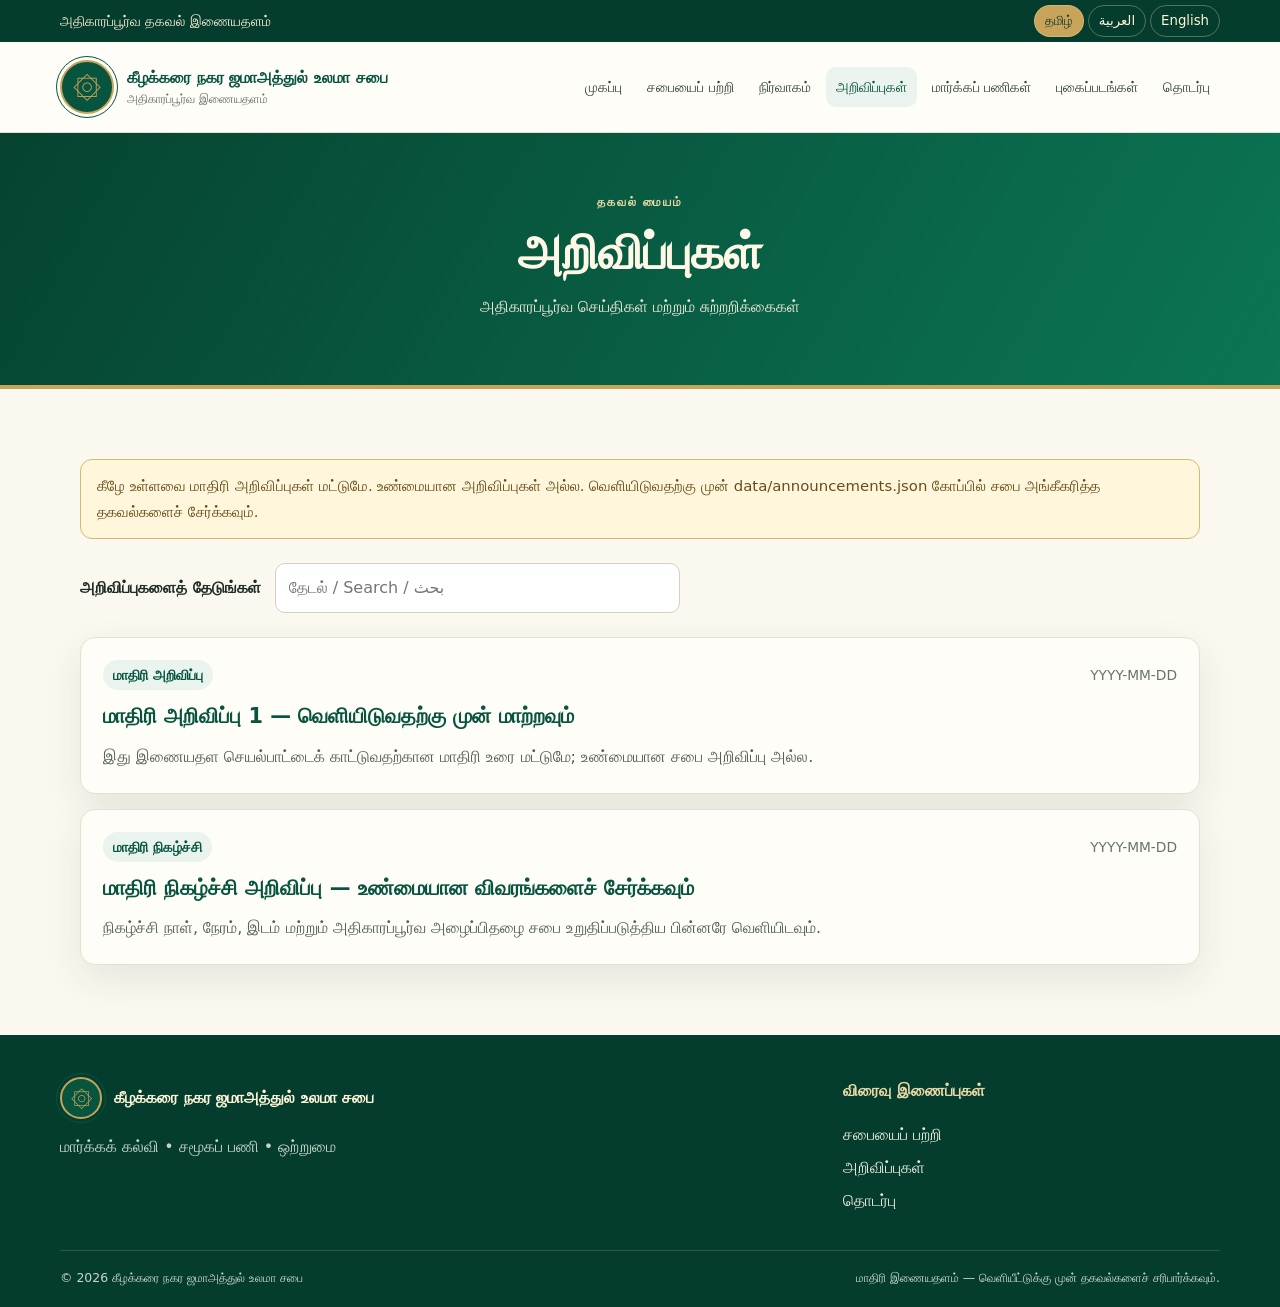
<file: announcements.html>
<!doctype html>
<html lang="ta" dir="ltr">
<head>
  <meta charset="utf-8">
  <meta name="viewport" content="width=device-width, initial-scale=1">
  <meta name="description" content="கீழக்கரை நகர ஜமாஅத்துல் உலமா சபையின் அதிகாரப்பூர்வ தகவல் இணையதளம்.">
  <meta name="theme-color" content="#07543f">
  <title>அறிவிப்புகள் | கீழக்கரை நகர ஜமாஅத்துல் உலமா சபை</title>
  <link rel="stylesheet" href="assets/style.css">
  <script src="assets/site.js" defer></script>
</head>
<body data-current-page="announcements">
  <div class="topline"><div class="container topline-inner"><span data-ta="அதிகாரப்பூர்வ தகவல் இணையதளம்" data-en="Official information website" data-ar="الموقع الرسمي للمعلومات">அதிகாரப்பூர்வ தகவல் இணையதளம்</span><div class="language-switch" aria-label="Language selector"><button data-language="ta" aria-pressed="true">தமிழ்</button><button data-language="ar" aria-pressed="false">العربية</button><button data-language="en" aria-pressed="false">English</button></div></div></div>
  <header class="site-header"><div class="container header-inner">
    <a class="brand" href="index.html" aria-label="Home"><div class="brand-mark" aria-hidden="true">۞</div><div class="brand-text"><strong data-ta="கீழக்கரை நகர ஜமாஅத்துல் உலமா சபை" data-en="Kilakarai Town Jamaathul Ulama Sabha" data-ar="مجلس علماء جماعة كيلكاراي المدينة">கீழக்கரை நகர ஜமாஅத்துல் உலமா சபை</strong><span data-ta="அதிகாரப்பூர்வ இணையதளம்" data-en="Official Website" data-ar="الموقع الرسمي">அதிகாரப்பூர்வ இணையதளம்</span></div></a>
    <button class="menu-toggle" aria-expanded="false" aria-controls="mainNav" aria-label="Toggle navigation">☰</button>
    <nav id="mainNav" class="main-nav"><a href="index.html" data-page="home" data-ta="முகப்பு" data-en="Home" data-ar="الرئيسية">முகப்பு</a>
<a href="about.html" data-page="about" data-ta="சபையைப் பற்றி" data-en="About" data-ar="عن المجلس">சபையைப் பற்றி</a>
<a href="administration.html" data-page="administration" data-ta="நிர்வாகம்" data-en="Administration" data-ar="الإدارة">நிர்வாகம்</a>
<a href="announcements.html" data-page="announcements" data-ta="அறிவிப்புகள்" data-en="Announcements" data-ar="الإعلانات">அறிவிப்புகள்</a>
<a href="activities.html" data-page="activities" data-ta="மார்க்கப் பணிகள்" data-en="Our Work" data-ar="الأنشطة">மார்க்கப் பணிகள்</a>
<a href="gallery.html" data-page="gallery" data-ta="புகைப்படங்கள்" data-en="Gallery" data-ar="المعرض">புகைப்படங்கள்</a>
<a href="contact.html" data-page="contact" data-ta="தொடர்பு" data-en="Contact" data-ar="اتصل بنا">தொடர்பு</a></nav>
  </div></header>
  <main>
<section class="page-hero"><p class="eyebrow" data-ta="தகவல் மையம்" data-en="INFORMATION CENTRE" data-ar="مركز المعلومات">தகவல் மையம்</p><h1 data-ta="அறிவிப்புகள்" data-en="Announcements" data-ar="الإعلانات">அறிவிப்புகள்</h1><p data-ta="அதிகாரப்பூர்வ செய்திகள் மற்றும் சுற்றறிக்கைகள்" data-en="Official news and circulars" data-ar="الأخبار والتعاميم الرسمية">அதிகாரப்பூர்வ செய்திகள் மற்றும் சுற்றறிக்கைகள்</p></section>
<section class="section"><div class="sample-alert" data-ta="கீழே உள்ளவை மாதிரி அறிவிப்புகள் மட்டுமே. உண்மையான அறிவிப்புகள் அல்ல. வெளியிடுவதற்கு முன் data/announcements.json கோப்பில் சபை அங்கீகரித்த தகவல்களைச் சேர்க்கவும்." data-en="The items below are sample notices only, not real announcements. Replace them with Sabha-approved content in data/announcements.json before publishing." data-ar="العناصر أدناه إعلانات نموذجية فقط وليست إعلانات حقيقية. استبدلوها بمحتوى معتمد من المجلس في ملف data/announcements.json قبل النشر.">கீழே உள்ளவை மாதிரி அறிவிப்புகள் மட்டுமே. உண்மையான அறிவிப்புகள் அல்ல. வெளியிடுவதற்கு முன் data/announcements.json கோப்பில் சபை அங்கீகரித்த தகவல்களைச் சேர்க்கவும்.</div>
<div class="announcement-tools"><label for="announcementSearch" data-ta="அறிவிப்புகளைத் தேடுங்கள்" data-en="Search announcements" data-ar="ابحث في الإعلانات">அறிவிப்புகளைத் தேடுங்கள்</label><input id="announcementSearch" type="search" placeholder="தேடல் / Search / بحث" autocomplete="off"></div>
<div id="announcementList" class="announcement-list" aria-live="polite"><p class="muted">அறிவிப்புகள் ஏற்றப்படுகின்றன…</p></div>
</section>
</main>
  <footer class="site-footer"><div class="container footer-grid"><div><div class="footer-brand"><span class="brand-mark">۞</span><strong data-ta="கீழக்கரை நகர ஜமாஅத்துல் உலமா சபை" data-en="Kilakarai Town Jamaathul Ulama Sabha" data-ar="مجلس علماء جماعة كيلكاراي المدينة">கீழக்கரை நகர ஜமாஅத்துல் உலமா சபை</strong></div><p data-ta="மார்க்கக் கல்வி • சமூகப் பணி • ஒற்றுமை" data-en="Religious Learning • Community Service • Unity" data-ar="التعليم الديني • خدمة المجتمع • الوحدة">மார்க்கக் கல்வி • சமூகப் பணி • ஒற்றுமை</p></div><div><h3 data-ta="விரைவு இணைப்புகள்" data-en="Quick links" data-ar="روابط سريعة">விரைவு இணைப்புகள்</h3><a href="about.html" data-ta="சபையைப் பற்றி" data-en="About" data-ar="عن المجلس">சபையைப் பற்றி</a><a href="announcements.html" data-ta="அறிவிப்புகள்" data-en="Announcements" data-ar="الإعلانات">அறிவிப்புகள்</a><a href="contact.html" data-ta="தொடர்பு" data-en="Contact" data-ar="اتصل بنا">தொடர்பு</a></div></div><div class="container footer-bottom"><span>© <span id="year"></span> <span data-ta="கீழக்கரை நகர ஜமாஅத்துல் உலமா சபை" data-en="Kilakarai Town Jamaathul Ulama Sabha" data-ar="مجلس علماء جماعة كيلكاراي المدينة">கீழக்கரை நகர ஜமாஅத்துல் உலமா சபை</span></span><span data-ta="மாதிரி இணையதளம் — வெளியீட்டுக்கு முன் தகவல்களைச் சரிபார்க்கவும்." data-en="Starter website — verify content before publishing." data-ar="موقع أولي — تحققوا من المحتوى قبل النشر.">மாதிரி இணையதளம் — வெளியீட்டுக்கு முன் தகவல்களைச் சரிபார்க்கவும்.</span></div></footer>
</body></html>
</file>
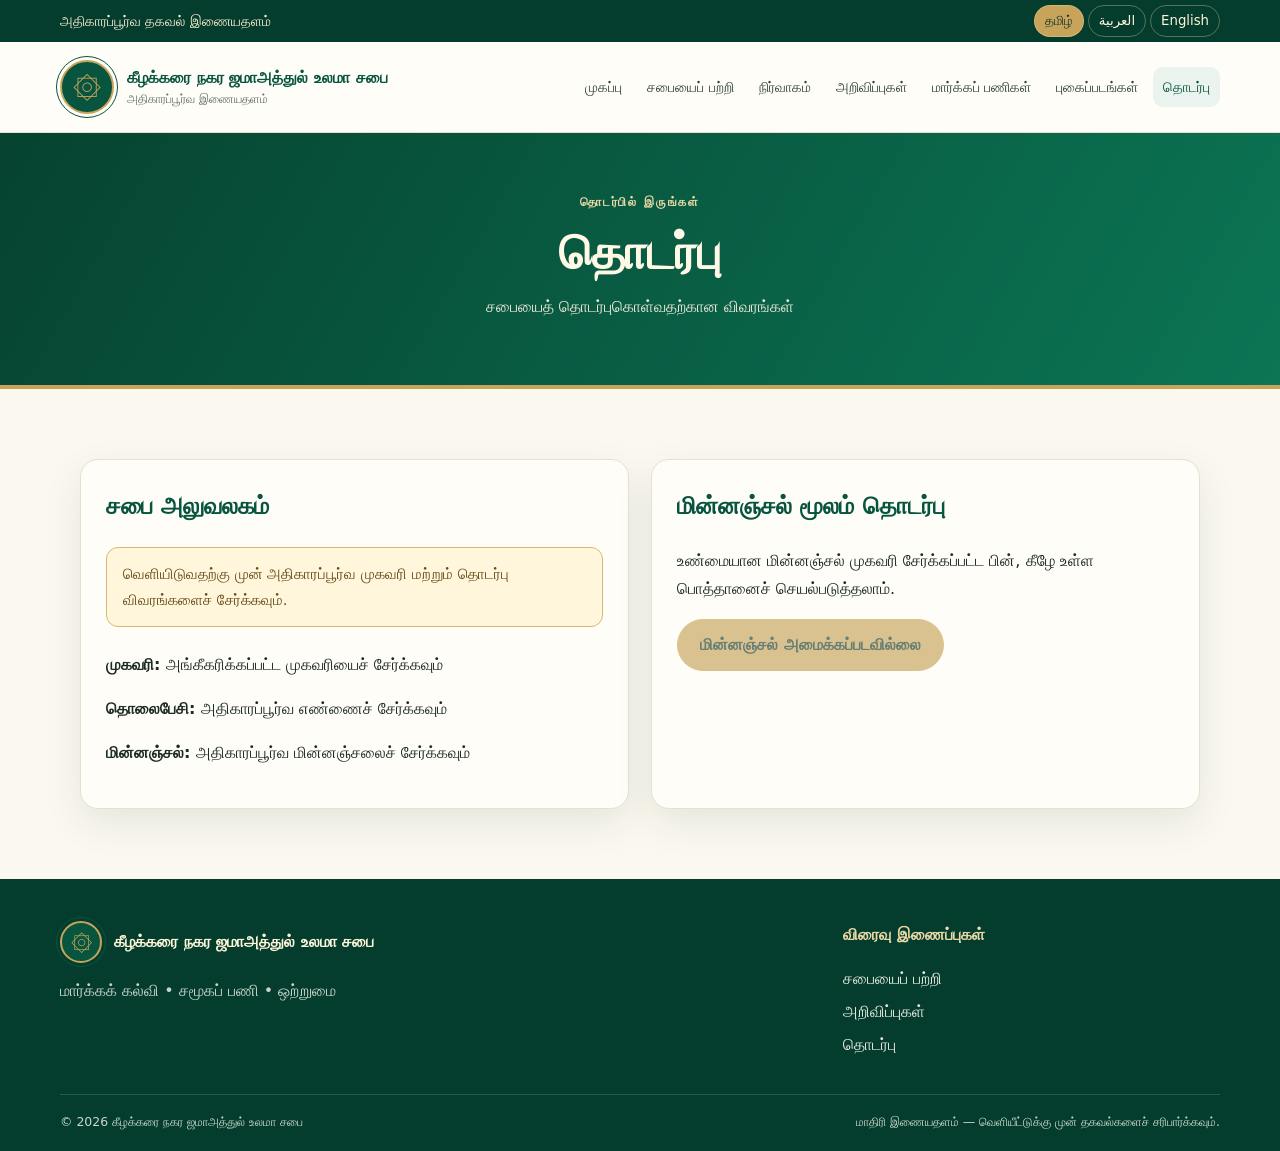
<file: contact.html>
<!doctype html>
<html lang="ta" dir="ltr">
<head>
  <meta charset="utf-8">
  <meta name="viewport" content="width=device-width, initial-scale=1">
  <meta name="description" content="கீழக்கரை நகர ஜமாஅத்துல் உலமா சபையின் அதிகாரப்பூர்வ தகவல் இணையதளம்.">
  <meta name="theme-color" content="#07543f">
  <title>தொடர்பு | கீழக்கரை நகர ஜமாஅத்துல் உலமா சபை</title>
  <link rel="stylesheet" href="assets/style.css">
  <script src="assets/site.js" defer></script>
</head>
<body data-current-page="contact">
  <div class="topline"><div class="container topline-inner"><span data-ta="அதிகாரப்பூர்வ தகவல் இணையதளம்" data-en="Official information website" data-ar="الموقع الرسمي للمعلومات">அதிகாரப்பூர்வ தகவல் இணையதளம்</span><div class="language-switch" aria-label="Language selector"><button data-language="ta" aria-pressed="true">தமிழ்</button><button data-language="ar" aria-pressed="false">العربية</button><button data-language="en" aria-pressed="false">English</button></div></div></div>
  <header class="site-header"><div class="container header-inner">
    <a class="brand" href="index.html" aria-label="Home"><div class="brand-mark" aria-hidden="true">۞</div><div class="brand-text"><strong data-ta="கீழக்கரை நகர ஜமாஅத்துல் உலமா சபை" data-en="Kilakarai Town Jamaathul Ulama Sabha" data-ar="مجلس علماء جماعة كيلكاراي المدينة">கீழக்கரை நகர ஜமாஅத்துல் உலமா சபை</strong><span data-ta="அதிகாரப்பூர்வ இணையதளம்" data-en="Official Website" data-ar="الموقع الرسمي">அதிகாரப்பூர்வ இணையதளம்</span></div></a>
    <button class="menu-toggle" aria-expanded="false" aria-controls="mainNav" aria-label="Toggle navigation">☰</button>
    <nav id="mainNav" class="main-nav"><a href="index.html" data-page="home" data-ta="முகப்பு" data-en="Home" data-ar="الرئيسية">முகப்பு</a>
<a href="about.html" data-page="about" data-ta="சபையைப் பற்றி" data-en="About" data-ar="عن المجلس">சபையைப் பற்றி</a>
<a href="administration.html" data-page="administration" data-ta="நிர்வாகம்" data-en="Administration" data-ar="الإدارة">நிர்வாகம்</a>
<a href="announcements.html" data-page="announcements" data-ta="அறிவிப்புகள்" data-en="Announcements" data-ar="الإعلانات">அறிவிப்புகள்</a>
<a href="activities.html" data-page="activities" data-ta="மார்க்கப் பணிகள்" data-en="Our Work" data-ar="الأنشطة">மார்க்கப் பணிகள்</a>
<a href="gallery.html" data-page="gallery" data-ta="புகைப்படங்கள்" data-en="Gallery" data-ar="المعرض">புகைப்படங்கள்</a>
<a href="contact.html" data-page="contact" data-ta="தொடர்பு" data-en="Contact" data-ar="اتصل بنا">தொடர்பு</a></nav>
  </div></header>
  <main>
<section class="page-hero"><p class="eyebrow" data-ta="தொடர்பில் இருங்கள்" data-en="GET IN TOUCH" data-ar="تواصلوا معنا">தொடர்பில் இருங்கள்</p><h1 data-ta="தொடர்பு" data-en="Contact" data-ar="اتصل بنا">தொடர்பு</h1><p data-ta="சபையைத் தொடர்புகொள்வதற்கான விவரங்கள்" data-en="How to contact the Sabha" data-ar="طرق التواصل مع المجلس">சபையைத் தொடர்புகொள்வதற்கான விவரங்கள்</p></section>
<section class="section contact-layout"><div class="contact-card"><h2 data-ta="சபை அலுவலகம்" data-en="Sabha Office" data-ar="مكتب المجلس">சபை அலுவலகம்</h2><div class="sample-alert" data-ta="வெளியிடுவதற்கு முன் அதிகாரப்பூர்வ முகவரி மற்றும் தொடர்பு விவரங்களைச் சேர்க்கவும்." data-en="Add the official address and contact details before publishing." data-ar="أضيفوا العنوان الرسمي وبيانات الاتصال قبل النشر.">வெளியிடுவதற்கு முன் அதிகாரப்பூர்வ முகவரி மற்றும் தொடர்பு விவரங்களைச் சேர்க்கவும்.</div><p><strong data-ta="முகவரி:" data-en="Address:" data-ar="العنوان:">முகவரி:</strong> <span data-ta="அங்கீகரிக்கப்பட்ட முகவரியைச் சேர்க்கவும்" data-en="Add approved address" data-ar="أضيفوا العنوان المعتمد">அங்கீகரிக்கப்பட்ட முகவரியைச் சேர்க்கவும்</span></p><p><strong data-ta="தொலைபேசி:" data-en="Phone:" data-ar="الهاتف:">தொலைபேசி:</strong> <span data-ta="அதிகாரப்பூர்வ எண்ணைச் சேர்க்கவும்" data-en="Add official number" data-ar="أضيفوا الرقم الرسمي">அதிகாரப்பூர்வ எண்ணைச் சேர்க்கவும்</span></p><p><strong data-ta="மின்னஞ்சல்:" data-en="Email:" data-ar="البريد الإلكتروني:">மின்னஞ்சல்:</strong> <span data-ta="அதிகாரப்பூர்வ மின்னஞ்சலைச் சேர்க்கவும்" data-en="Add official email" data-ar="أضيفوا البريد الرسمي">அதிகாரப்பூர்வ மின்னஞ்சலைச் சேர்க்கவும்</span></p></div><div class="contact-card"><h2 data-ta="மின்னஞ்சல் மூலம் தொடர்பு" data-en="Contact by email" data-ar="التواصل عبر البريد">மின்னஞ்சல் மூலம் தொடர்பு</h2><p data-ta="உண்மையான மின்னஞ்சல் முகவரி சேர்க்கப்பட்ட பின், கீழே உள்ள பொத்தானைச் செயல்படுத்தலாம்." data-en="After adding the official email address, you can activate the button below." data-ar="بعد إضافة البريد الإلكتروني الرسمي، يمكن تفعيل الزر أدناه.">உண்மையான மின்னஞ்சல் முகவரி சேர்க்கப்பட்ட பின், கீழே உள்ள பொத்தானைச் செயல்படுத்தலாம்.</p><button class="button" type="button" disabled data-ta="மின்னஞ்சல் அமைக்கப்படவில்லை" data-en="Email not configured" data-ar="لم يتم إعداد البريد">மின்னஞ்சல் அமைக்கப்படவில்லை</button></div></section>
</main>
  <footer class="site-footer"><div class="container footer-grid"><div><div class="footer-brand"><span class="brand-mark">۞</span><strong data-ta="கீழக்கரை நகர ஜமாஅத்துல் உலமா சபை" data-en="Kilakarai Town Jamaathul Ulama Sabha" data-ar="مجلس علماء جماعة كيلكاراي المدينة">கீழக்கரை நகர ஜமாஅத்துல் உலமா சபை</strong></div><p data-ta="மார்க்கக் கல்வி • சமூகப் பணி • ஒற்றுமை" data-en="Religious Learning • Community Service • Unity" data-ar="التعليم الديني • خدمة المجتمع • الوحدة">மார்க்கக் கல்வி • சமூகப் பணி • ஒற்றுமை</p></div><div><h3 data-ta="விரைவு இணைப்புகள்" data-en="Quick links" data-ar="روابط سريعة">விரைவு இணைப்புகள்</h3><a href="about.html" data-ta="சபையைப் பற்றி" data-en="About" data-ar="عن المجلس">சபையைப் பற்றி</a><a href="announcements.html" data-ta="அறிவிப்புகள்" data-en="Announcements" data-ar="الإعلانات">அறிவிப்புகள்</a><a href="contact.html" data-ta="தொடர்பு" data-en="Contact" data-ar="اتصل بنا">தொடர்பு</a></div></div><div class="container footer-bottom"><span>© <span id="year"></span> <span data-ta="கீழக்கரை நகர ஜமாஅத்துல் உலமா சபை" data-en="Kilakarai Town Jamaathul Ulama Sabha" data-ar="مجلس علماء جماعة كيلكاراي المدينة">கீழக்கரை நகர ஜமாஅத்துல் உலமா சபை</span></span><span data-ta="மாதிரி இணையதளம் — வெளியீட்டுக்கு முன் தகவல்களைச் சரிபார்க்கவும்." data-en="Starter website — verify content before publishing." data-ar="موقع أولي — تحققوا من المحتوى قبل النشر.">மாதிரி இணையதளம் — வெளியீட்டுக்கு முன் தகவல்களைச் சரிபார்க்கவும்.</span></div></footer>
</body></html>
</file>
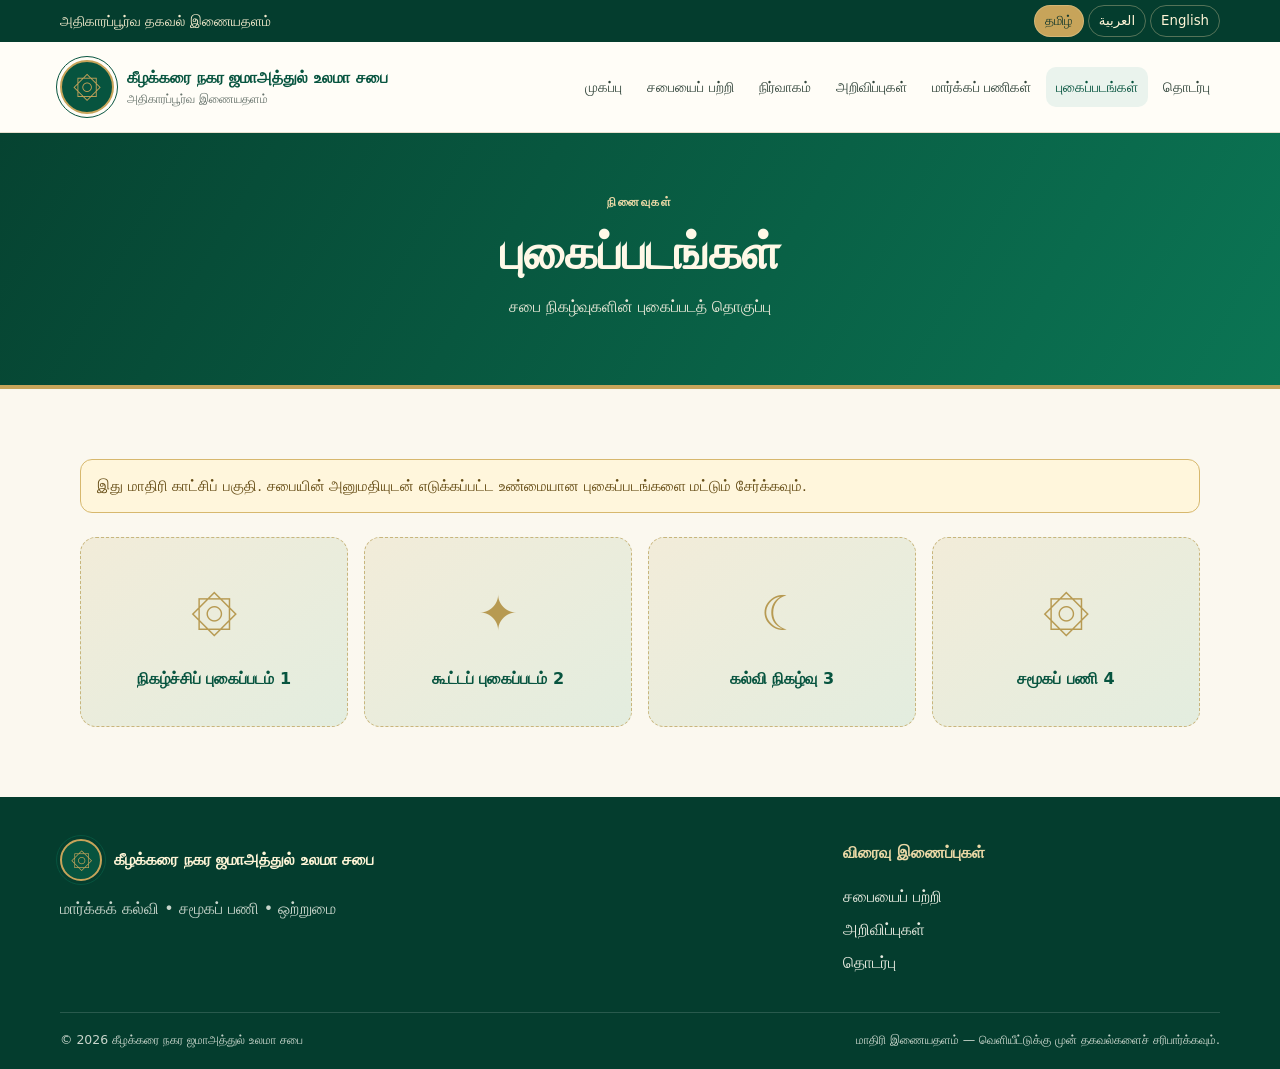
<file: gallery.html>
<!doctype html>
<html lang="ta" dir="ltr">
<head>
  <meta charset="utf-8">
  <meta name="viewport" content="width=device-width, initial-scale=1">
  <meta name="description" content="கீழக்கரை நகர ஜமாஅத்துல் உலமா சபையின் அதிகாரப்பூர்வ தகவல் இணையதளம்.">
  <meta name="theme-color" content="#07543f">
  <title>புகைப்படங்கள் | கீழக்கரை நகர ஜமாஅத்துல் உலமா சபை</title>
  <link rel="stylesheet" href="assets/style.css">
  <script src="assets/site.js" defer></script>
</head>
<body data-current-page="gallery">
  <div class="topline"><div class="container topline-inner"><span data-ta="அதிகாரப்பூர்வ தகவல் இணையதளம்" data-en="Official information website" data-ar="الموقع الرسمي للمعلومات">அதிகாரப்பூர்வ தகவல் இணையதளம்</span><div class="language-switch" aria-label="Language selector"><button data-language="ta" aria-pressed="true">தமிழ்</button><button data-language="ar" aria-pressed="false">العربية</button><button data-language="en" aria-pressed="false">English</button></div></div></div>
  <header class="site-header"><div class="container header-inner">
    <a class="brand" href="index.html" aria-label="Home"><div class="brand-mark" aria-hidden="true">۞</div><div class="brand-text"><strong data-ta="கீழக்கரை நகர ஜமாஅத்துல் உலமா சபை" data-en="Kilakarai Town Jamaathul Ulama Sabha" data-ar="مجلس علماء جماعة كيلكاراي المدينة">கீழக்கரை நகர ஜமாஅத்துல் உலமா சபை</strong><span data-ta="அதிகாரப்பூர்வ இணையதளம்" data-en="Official Website" data-ar="الموقع الرسمي">அதிகாரப்பூர்வ இணையதளம்</span></div></a>
    <button class="menu-toggle" aria-expanded="false" aria-controls="mainNav" aria-label="Toggle navigation">☰</button>
    <nav id="mainNav" class="main-nav"><a href="index.html" data-page="home" data-ta="முகப்பு" data-en="Home" data-ar="الرئيسية">முகப்பு</a>
<a href="about.html" data-page="about" data-ta="சபையைப் பற்றி" data-en="About" data-ar="عن المجلس">சபையைப் பற்றி</a>
<a href="administration.html" data-page="administration" data-ta="நிர்வாகம்" data-en="Administration" data-ar="الإدارة">நிர்வாகம்</a>
<a href="announcements.html" data-page="announcements" data-ta="அறிவிப்புகள்" data-en="Announcements" data-ar="الإعلانات">அறிவிப்புகள்</a>
<a href="activities.html" data-page="activities" data-ta="மார்க்கப் பணிகள்" data-en="Our Work" data-ar="الأنشطة">மார்க்கப் பணிகள்</a>
<a href="gallery.html" data-page="gallery" data-ta="புகைப்படங்கள்" data-en="Gallery" data-ar="المعرض">புகைப்படங்கள்</a>
<a href="contact.html" data-page="contact" data-ta="தொடர்பு" data-en="Contact" data-ar="اتصل بنا">தொடர்பு</a></nav>
  </div></header>
  <main>
<section class="page-hero"><p class="eyebrow" data-ta="நினைவுகள்" data-en="MOMENTS" data-ar="لحظات">நினைவுகள்</p><h1 data-ta="புகைப்படங்கள்" data-en="Gallery" data-ar="معرض الصور">புகைப்படங்கள்</h1><p data-ta="சபை நிகழ்வுகளின் புகைப்படத் தொகுப்பு" data-en="Photos from Sabha events" data-ar="صور فعاليات المجلس">சபை நிகழ்வுகளின் புகைப்படத் தொகுப்பு</p></section>
<section class="section"><div class="sample-alert" data-ta="இது மாதிரி காட்சிப் பகுதி. சபையின் அனுமதியுடன் எடுக்கப்பட்ட உண்மையான புகைப்படங்களை மட்டும் சேர்க்கவும்." data-en="This is a sample gallery. Add only genuine photos taken or shared with the Sabha’s permission." data-ar="هذا معرض نموذجي. أضيفوا فقط الصور الحقيقية الملتقطة أو المشاركة بإذن المجلس.">இது மாதிரி காட்சிப் பகுதி. சபையின் அனுமதியுடன் எடுக்கப்பட்ட உண்மையான புகைப்படங்களை மட்டும் சேர்க்கவும்.</div>
<div class="gallery-grid"><div class="gallery-placeholder"><span>۞</span><p data-ta="நிகழ்ச்சிப் புகைப்படம் 1" data-en="Event photo 1" data-ar="صورة فعالية ١">நிகழ்ச்சிப் புகைப்படம் 1</p></div><div class="gallery-placeholder"><span>✦</span><p data-ta="கூட்டப் புகைப்படம் 2" data-en="Meeting photo 2" data-ar="صورة اجتماع ٢">கூட்டப் புகைப்படம் 2</p></div><div class="gallery-placeholder"><span>☾</span><p data-ta="கல்வி நிகழ்வு 3" data-en="Learning event 3" data-ar="فعالية تعليمية ٣">கல்வி நிகழ்வு 3</p></div><div class="gallery-placeholder"><span>۞</span><p data-ta="சமூகப் பணி 4" data-en="Community work 4" data-ar="خدمة مجتمعية ٤">சமூகப் பணி 4</p></div></div></section>
</main>
  <footer class="site-footer"><div class="container footer-grid"><div><div class="footer-brand"><span class="brand-mark">۞</span><strong data-ta="கீழக்கரை நகர ஜமாஅத்துல் உலமா சபை" data-en="Kilakarai Town Jamaathul Ulama Sabha" data-ar="مجلس علماء جماعة كيلكاراي المدينة">கீழக்கரை நகர ஜமாஅத்துல் உலமா சபை</strong></div><p data-ta="மார்க்கக் கல்வி • சமூகப் பணி • ஒற்றுமை" data-en="Religious Learning • Community Service • Unity" data-ar="التعليم الديني • خدمة المجتمع • الوحدة">மார்க்கக் கல்வி • சமூகப் பணி • ஒற்றுமை</p></div><div><h3 data-ta="விரைவு இணைப்புகள்" data-en="Quick links" data-ar="روابط سريعة">விரைவு இணைப்புகள்</h3><a href="about.html" data-ta="சபையைப் பற்றி" data-en="About" data-ar="عن المجلس">சபையைப் பற்றி</a><a href="announcements.html" data-ta="அறிவிப்புகள்" data-en="Announcements" data-ar="الإعلانات">அறிவிப்புகள்</a><a href="contact.html" data-ta="தொடர்பு" data-en="Contact" data-ar="اتصل بنا">தொடர்பு</a></div></div><div class="container footer-bottom"><span>© <span id="year"></span> <span data-ta="கீழக்கரை நகர ஜமாஅத்துல் உலமா சபை" data-en="Kilakarai Town Jamaathul Ulama Sabha" data-ar="مجلس علماء جماعة كيلكاراي المدينة">கீழக்கரை நகர ஜமாஅத்துல் உலமா சபை</span></span><span data-ta="மாதிரி இணையதளம் — வெளியீட்டுக்கு முன் தகவல்களைச் சரிபார்க்கவும்." data-en="Starter website — verify content before publishing." data-ar="موقع أولي — تحققوا من المحتوى قبل النشر.">மாதிரி இணையதளம் — வெளியீட்டுக்கு முன் தகவல்களைச் சரிபார்க்கவும்.</span></div></footer>
</body></html>
</file>
<file: assets/style.css>
:root{--green:#07543f;--green2:#0b7554;--green3:#eaf3ed;--ivory:#fbf8ef;--paper:#fffdf7;--gold:#c7a45a;--gold-light:#ead8a6;--ink:#1d2b25;--muted:#68746d;--line:#e7e0cf;--shadow:0 14px 38px rgba(13,53,39,.09);--radius:18px}
*{box-sizing:border-box}html{scroll-behavior:smooth}body{margin:0;background:var(--ivory);color:var(--ink);font-family:system-ui,-apple-system,"Noto Sans Tamil","Noto Naskh Arabic",Arial,sans-serif;line-height:1.75}a{color:inherit;text-decoration:none}button,input{font:inherit}.container{width:min(1160px,calc(100% - 36px));margin-inline:auto}.topline{background:#043d2e;color:#f7edcf;font-size:.88rem}.topline-inner{min-height:42px;display:flex;justify-content:space-between;align-items:center;gap:16px}.language-switch{display:flex;gap:4px}.language-switch button{border:1px solid rgba(234,216,166,.35);border-radius:999px;padding:3px 10px;background:transparent;color:#fff5d7;cursor:pointer;font-size:.83rem}.language-switch button[aria-pressed=true]{background:var(--gold);color:#183b2d}.site-header{background:rgba(255,253,247,.96);border-bottom:1px solid var(--line);position:sticky;top:0;z-index:20;backdrop-filter:blur(12px)}.header-inner{min-height:90px;display:flex;align-items:center;justify-content:space-between;gap:24px}.brand{display:flex;align-items:center;gap:13px;min-width:250px}.brand-mark{display:grid;place-items:center;width:54px;height:54px;border-radius:50%;border:2px solid var(--gold);outline:1px solid var(--green);outline-offset:3px;color:var(--gold);background:var(--green);font-size:1.8rem;flex-shrink:0}.brand-text{display:flex;flex-direction:column;line-height:1.45}.brand-text strong{font-size:1.03rem;color:var(--green);max-width:370px}.brand-text span{font-size:.78rem;color:var(--muted)}.main-nav{display:flex;align-items:center;gap:5px;flex-wrap:wrap;justify-content:flex-end}.main-nav a{font-size:.88rem;padding:8px 10px;border-radius:10px;color:#33463c}.main-nav a:hover,.main-nav a[aria-current=page]{background:var(--green3);color:var(--green)}.menu-toggle{display:none;border:1px solid var(--line);background:white;border-radius:10px;padding:7px 12px;color:var(--green);font-size:1.3rem}.hero{position:relative;overflow:hidden;text-align:center;color:#fff9e9;background:radial-gradient(ellipse at 50% 0%,#167454 0,#07543f 52%,#043a2b 100%);padding:clamp(68px,10vw,124px) 20px 100px;border-bottom:5px solid var(--gold)}.hero:before,.hero:after{content:"";position:absolute;width:240px;height:240px;border:1px solid rgba(234,216,166,.2);transform:rotate(45deg);border-radius:38px;top:28%;pointer-events:none}.hero:before{left:-130px}.hero:after{right:-130px}.hero-ornament{color:var(--gold-light);font-size:1.6rem;letter-spacing:.45rem;margin-bottom:12px}.eyebrow{text-transform:uppercase;letter-spacing:.14em;font-size:.78rem;font-weight:750;color:var(--green2);margin:0 0 8px}.hero .eyebrow,.page-hero .eyebrow{color:var(--gold-light)}h1,h2,h3,p{margin-top:0}h1{line-height:1.3} .hero h1{font-size:clamp(2rem,5vw,3.8rem);max-width:950px;margin:12px auto 16px;color:#fff7de}.hero-copy{font-size:clamp(1rem,2.4vw,1.3rem);color:#e7e9d9;margin:0 auto 30px}.button{display:inline-flex;align-items:center;justify-content:center;border:1px solid var(--gold);background:var(--gold);color:#183c2e;border-radius:999px;padding:11px 22px;font-weight:750;cursor:pointer;transition:transform .2s,box-shadow .2s}.button:hover{transform:translateY(-2px);box-shadow:0 8px 22px #0002}.button:disabled{opacity:.65;cursor:not-allowed}.section{width:min(1120px,calc(100% - 36px));margin-inline:auto;padding:70px 0}.section-heading{text-align:center;margin-bottom:26px}.section-heading h2,.notice-band h2{font-size:clamp(1.7rem,3.2vw,2.5rem);color:var(--green);margin-bottom:0}.lead{max-width:850px;margin:0 auto 32px;text-align:center;color:#526158;font-size:1.08rem}.card-grid{display:grid;grid-template-columns:repeat(3,minmax(0,1fr));gap:20px}.info-card,.leader-card,.contact-card{background:var(--paper);border:1px solid var(--line);border-radius:var(--radius);padding:25px;box-shadow:var(--shadow)}.info-card{transition:transform .2s,border-color .2s}.info-card:hover{transform:translateY(-4px);border-color:var(--gold)}.card-icon{display:grid;place-items:center;width:47px;height:47px;border-radius:14px;background:var(--green3);color:var(--green);font-size:1.5rem;margin-bottom:16px}.info-card h3,.leader-card h3{color:var(--green);margin-bottom:7px}.info-card p,.leader-card p{color:var(--muted);margin-bottom:0}.notice-band{background:#efe7d2;border-block:1px solid #dfd0ac;padding:34px max(18px,calc((100% - 1120px)/2));display:flex;align-items:center;justify-content:space-between;gap:24px}.notice-band h2{font-size:1.65rem}.notice-band .eyebrow{color:#8d6a22}.button-light{background:var(--green);border-color:var(--green);color:white;white-space:nowrap}.page-hero{background:linear-gradient(120deg,#064331,#0b7554);color:#fff8e7;text-align:center;padding:58px 18px 64px;border-bottom:4px solid var(--gold)}.page-hero h1{font-size:clamp(2rem,4vw,3rem);margin:5px 0 10px}.page-hero p:last-child{margin-bottom:0;color:#e8e8d7}.prose{max-width:900px}.prose h2{color:var(--green);margin-top:32px}.prose p{color:#536158}.sample-alert{border:1px solid #d7b86e;background:#fff6dc;color:#674e17;padding:13px 16px;border-radius:12px;margin-bottom:24px;font-size:.93rem}.leaders{margin-top:25px}.leader-card{text-align:center}.leader-avatar{width:90px;height:90px;display:grid;place-items:center;margin:0 auto 18px;border-radius:50%;border:2px solid var(--gold);background:var(--green);color:var(--gold-light);font-size:2.3rem}.leader-card .eyebrow{margin-bottom:8px}.announcement-tools{display:flex;align-items:center;gap:14px;max-width:600px;margin:0 0 24px}.announcement-tools label{font-weight:700;white-space:nowrap}.announcement-tools input{width:100%;min-width:0;border:1px solid #d8d0bc;background:white;border-radius:10px;padding:10px 13px;outline-color:var(--green2)}.announcement-list{display:grid;gap:15px}.announcement-card{padding:22px;background:var(--paper);border:1px solid var(--line);border-radius:15px;box-shadow:var(--shadow)}.announcement-meta{display:flex;align-items:center;justify-content:space-between;gap:12px;color:var(--muted);font-size:.86rem;margin-bottom:8px}.announcement-tag{background:var(--green3);color:var(--green);border-radius:999px;padding:3px 10px;font-weight:700}.announcement-card h2{color:var(--green);font-size:1.3rem;margin:8px 0}.announcement-card p{margin-bottom:0;color:#536158}.announcement-card a{display:inline-block;color:var(--green2);font-weight:700;margin-top:12px;text-decoration:underline}.muted{color:var(--muted)}.gallery-grid{display:grid;grid-template-columns:repeat(4,minmax(0,1fr));gap:16px}.gallery-placeholder{min-height:190px;display:flex;flex-direction:column;align-items:center;justify-content:center;text-align:center;border:1px dashed #c8b57c;border-radius:16px;background:linear-gradient(145deg,#f2ecd9,#e3eddf);color:var(--green);padding:20px}.gallery-placeholder span{font-size:3rem;color:#b79a52}.gallery-placeholder p{margin:10px 0 0;font-weight:700}.contact-layout{display:grid;grid-template-columns:1fr 1fr;gap:22px}.contact-card h2{color:var(--green)}.contact-card p{overflow-wrap:anywhere}.site-footer{background:#043d2e;color:#e6eadf;padding:42px 0 18px}.footer-grid{display:grid;grid-template-columns:2fr 1fr;gap:30px}.footer-brand{display:flex;align-items:center;gap:12px}.footer-brand .brand-mark{width:42px;height:42px;font-size:1.4rem}.footer-brand strong{color:#fff5d7}.site-footer p{color:#c8d5cb;margin-top:14px}.site-footer h3{font-size:1rem;color:var(--gold-light)}.footer-grid>div:last-child a{display:block;color:#e6eadf;margin:5px 0}.footer-grid a:hover{color:var(--gold-light)}.footer-bottom{border-top:1px solid #ffffff26;margin-top:30px;padding-top:16px;display:flex;justify-content:space-between;gap:16px;font-size:.78rem;color:#c8d5cb}.lang-ar{direction:rtl;text-align:right}.lang-ar .main-nav{direction:rtl}.lang-ar .brand-text{text-align:right}.lang-ar .announcement-meta{flex-direction:row-reverse}.lang-ar .announcement-tools{flex-direction:row-reverse}.lang-ar .card-grid,.lang-ar .gallery-grid{direction:rtl}
@media(max-width:1000px){.header-inner{min-height:78px}.menu-toggle{display:block}.main-nav{display:none;position:absolute;top:100%;left:0;right:0;background:var(--paper);padding:12px 18px 18px;border-bottom:1px solid var(--line);box-shadow:var(--shadow);flex-direction:column;align-items:stretch}.main-nav.open{display:flex}.main-nav a{padding:10px 12px}.brand-text strong{font-size:.95rem}.card-grid{grid-template-columns:repeat(2,minmax(0,1fr))}.gallery-grid{grid-template-columns:repeat(2,minmax(0,1fr))}}
@media(max-width:620px){.container,.section{width:min(100% - 28px,1120px)}.topline-inner{padding-block:7px;align-items:flex-start;flex-direction:column;gap:5px}.header-inner{gap:12px}.brand{min-width:0;gap:10px}.brand-mark{width:44px;height:44px;font-size:1.5rem}.brand-text strong{font-size:.82rem;max-width:230px}.brand-text span{font-size:.7rem}.hero{padding:65px 18px 75px}.hero:before,.hero:after{opacity:.4}.section{padding:48px 0}.card-grid,.contact-layout,.footer-grid{grid-template-columns:1fr}.notice-band{align-items:flex-start;flex-direction:column;padding:28px 18px}.notice-band h2{font-size:1.4rem}.page-hero{padding:44px 16px 48px}.announcement-tools{align-items:stretch;flex-direction:column;gap:7px}.announcement-meta{align-items:flex-start;flex-direction:column}.gallery-grid{grid-template-columns:repeat(2,minmax(0,1fr));gap:10px}.gallery-placeholder{min-height:145px;padding:12px}.footer-bottom{flex-direction:column;gap:7px}.info-card,.leader-card,.contact-card{padding:21px}}
@media(prefers-reduced-motion:reduce){html{scroll-behavior:auto}*,*:before,*:after{transition:none!important}}
</file>
